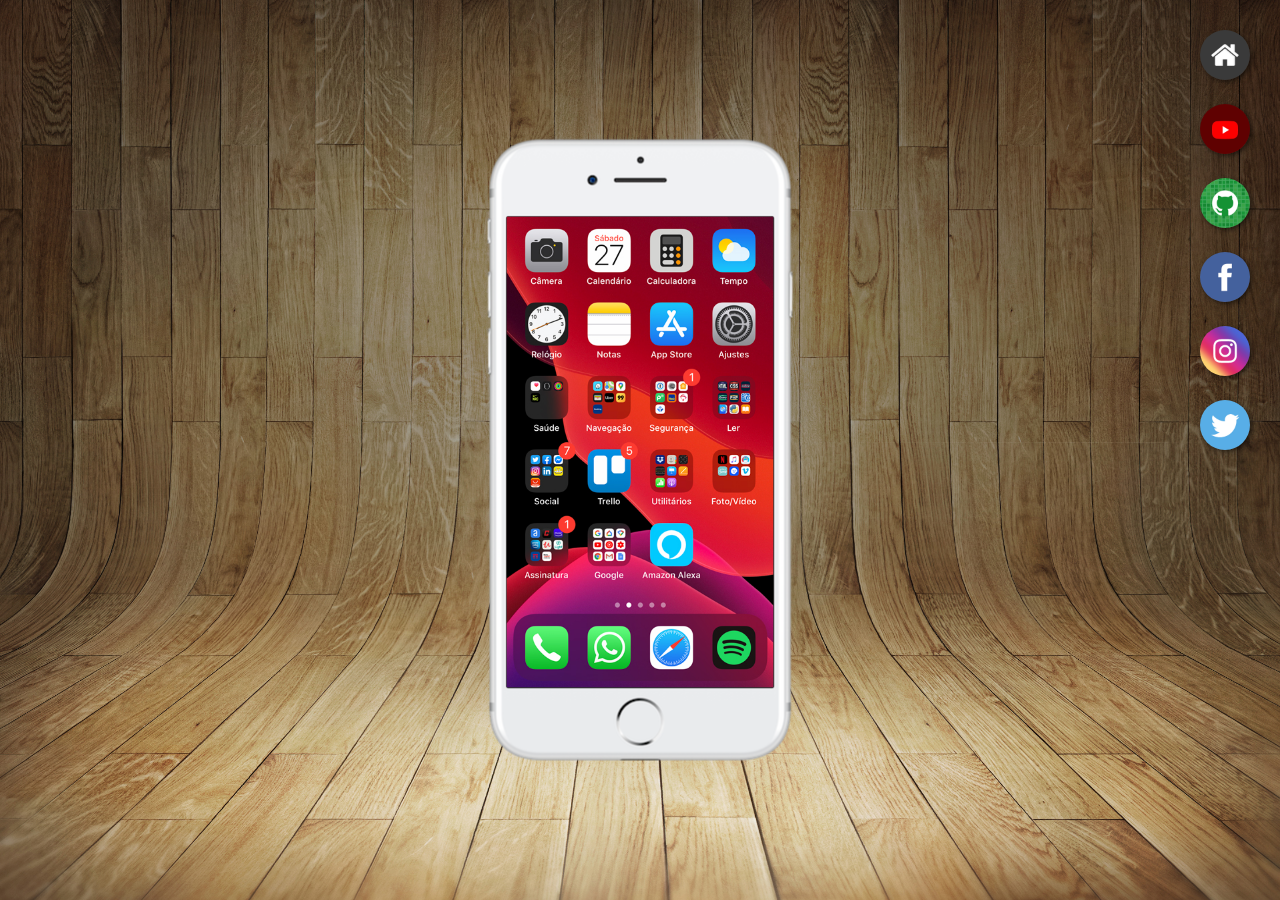
<file: docs/index.html>
<!DOCTYPE html>
<html lang="pt">
<head>
    <meta charset="UTF-8">
    <meta http-equiv="X-UA-Compatible" content="IE=edge">
    <meta name="viewport" content="width=device-width, initial-scale=1.0">
    <link rel="shortcut icon" href="favicon.ico" type="image/x-icon">
    <title>Projeto redes sociais</title>
    <link rel="stylesheet" href="style.css">
</head>
<body>
    <main>
        <section id="telefone">
            <iframe src="home.html" name="tela" id="tela" frameborder="0">
                Seu navegador não é compativel com isso.

            </iframe>
        </section>
        <section id="redes-sociais">
            <a href="home.html" target="tela"> <img src="imagens/logo-home.jpg" alt="home"> </a> <br>
            <a href="youtube.html" target="tela"> <img src="imagens/logo-youtube.jpg" alt="youtube"></a> <br>
            <a href="github.html" target="tela"> <img src="imagens/logo-github.jpg" alt="Github"></a><br>
            <a href="facebook.html" target="tela"><img src="imagens/logo-facebook.jpg" alt="Facebook"></a><br>
            <a href="instagram.html" target="tela"><img src="imagens/logo-instagram.jpg" alt="instagram"></a><br>
            <a href="twitter.html" target="tela"><img src="imagens/logo-twitter.jpg" alt="twitter"></a>
        </section>
    </main>
</body>
</html>
</file>
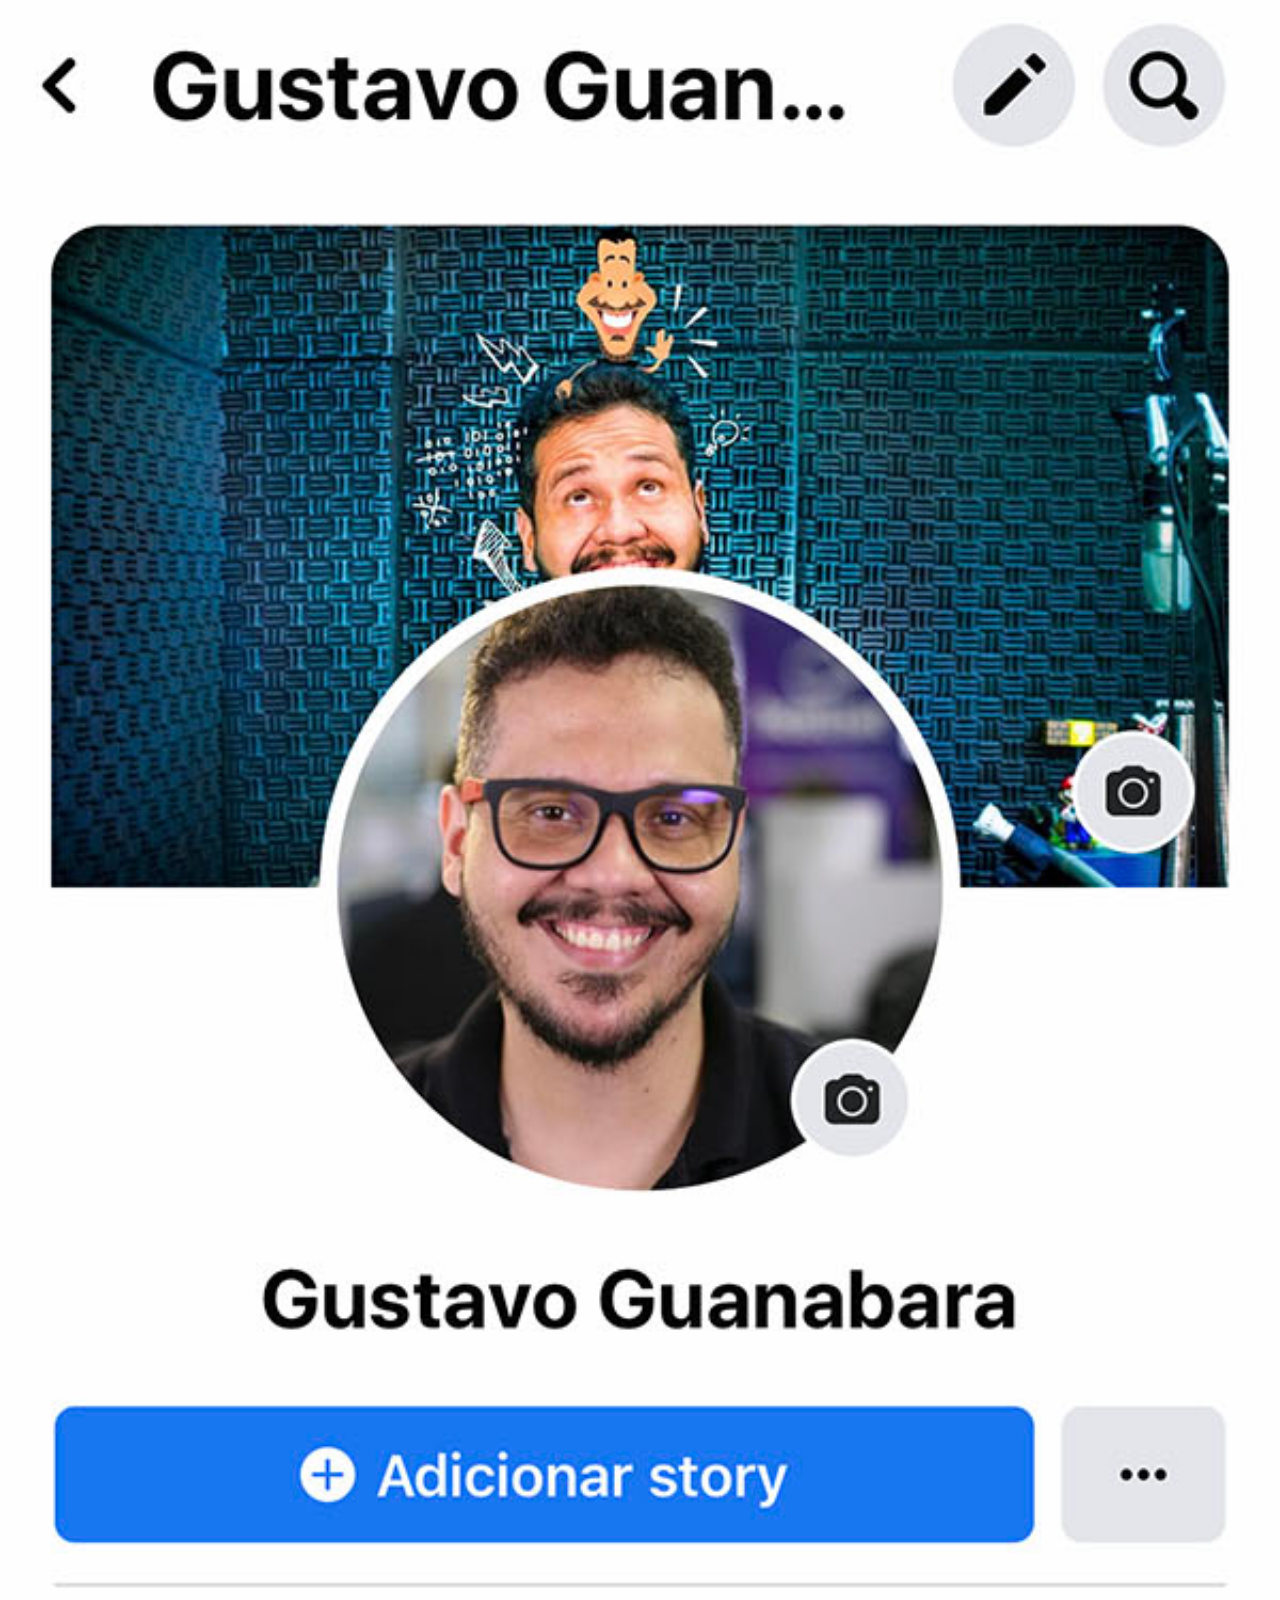
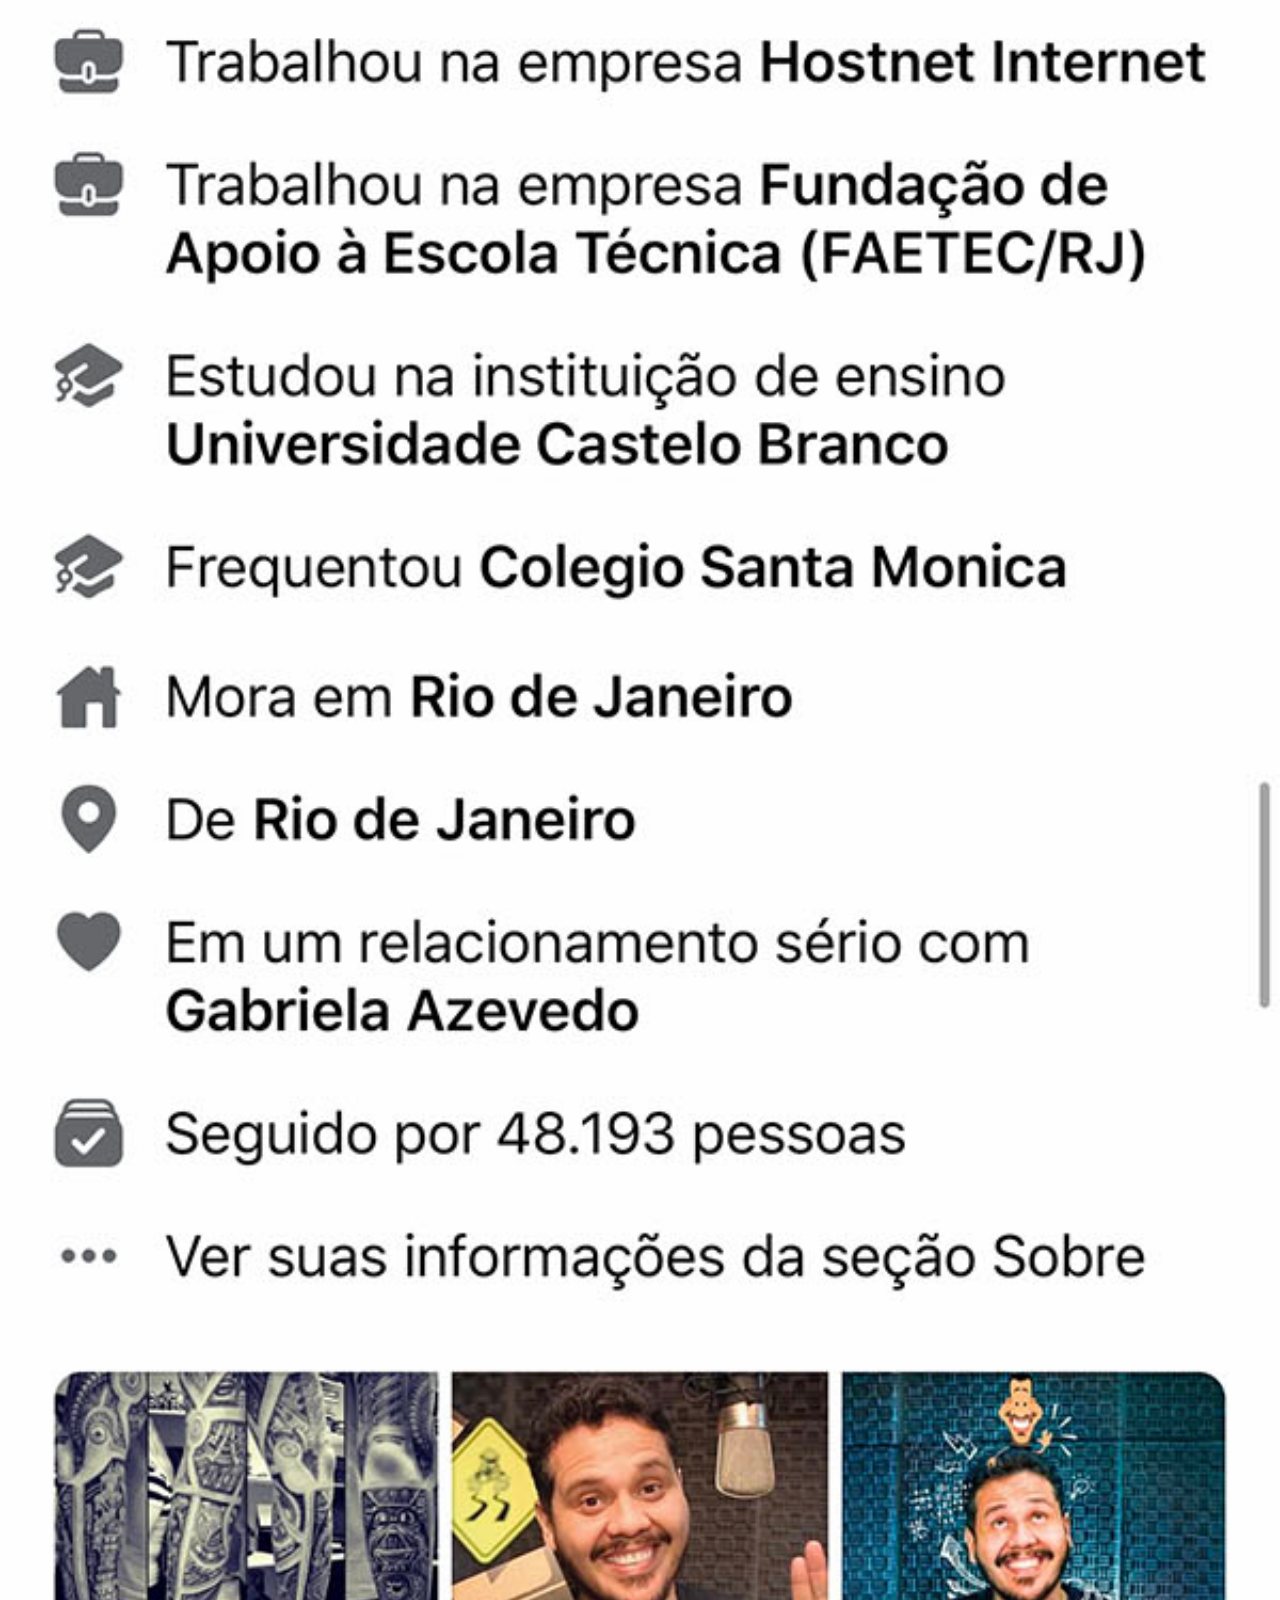
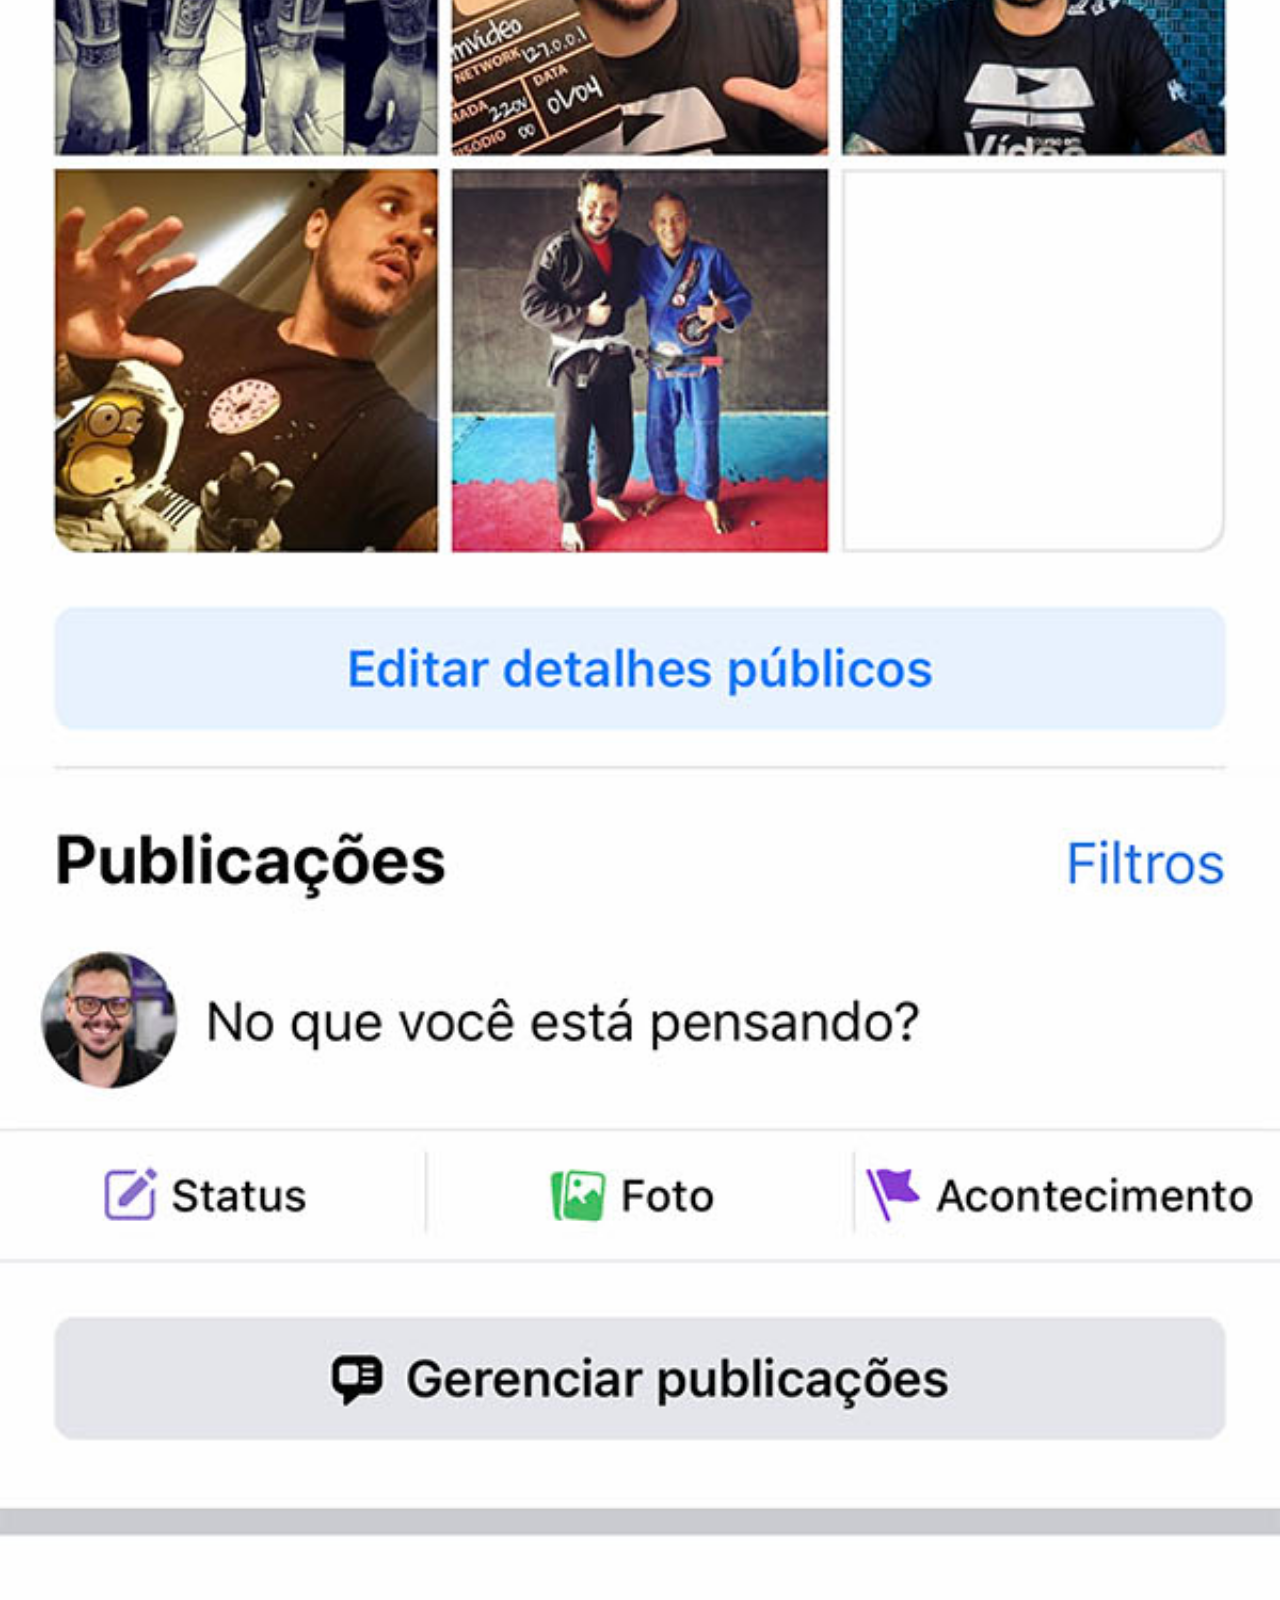
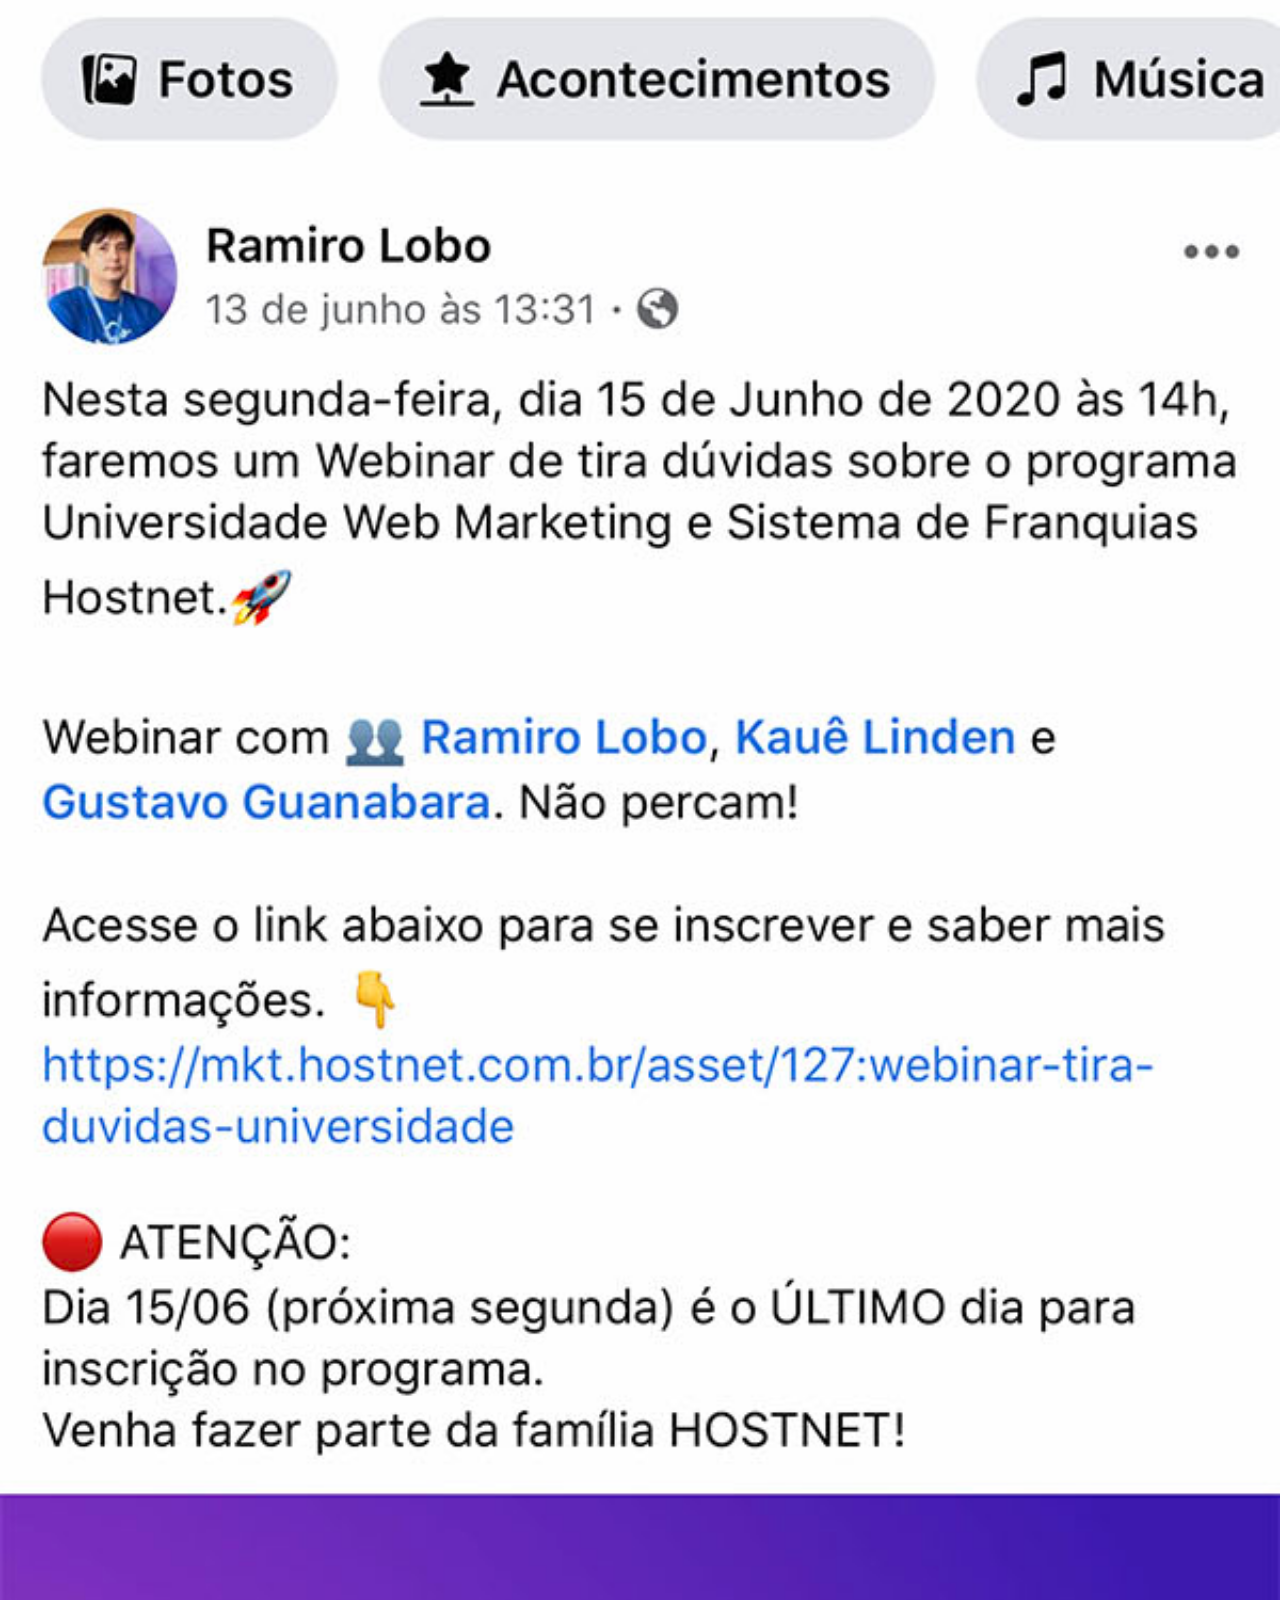
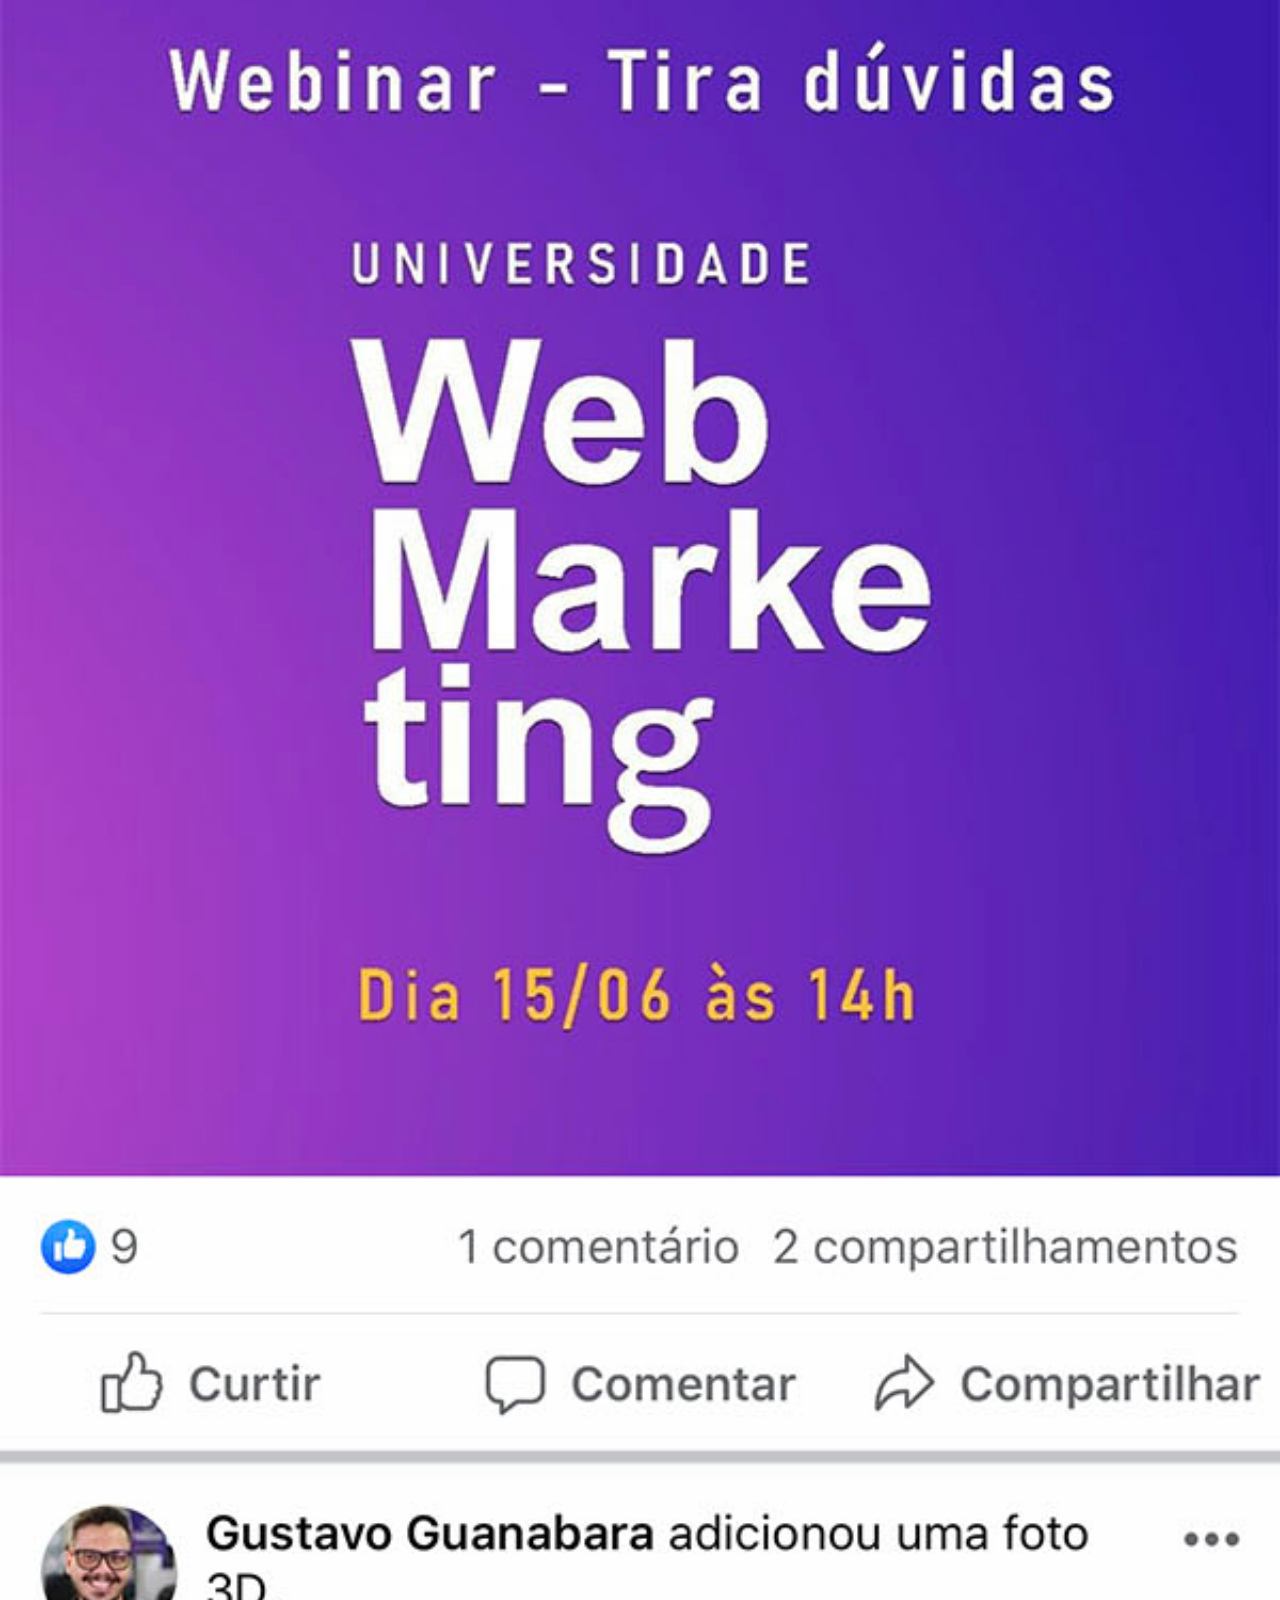
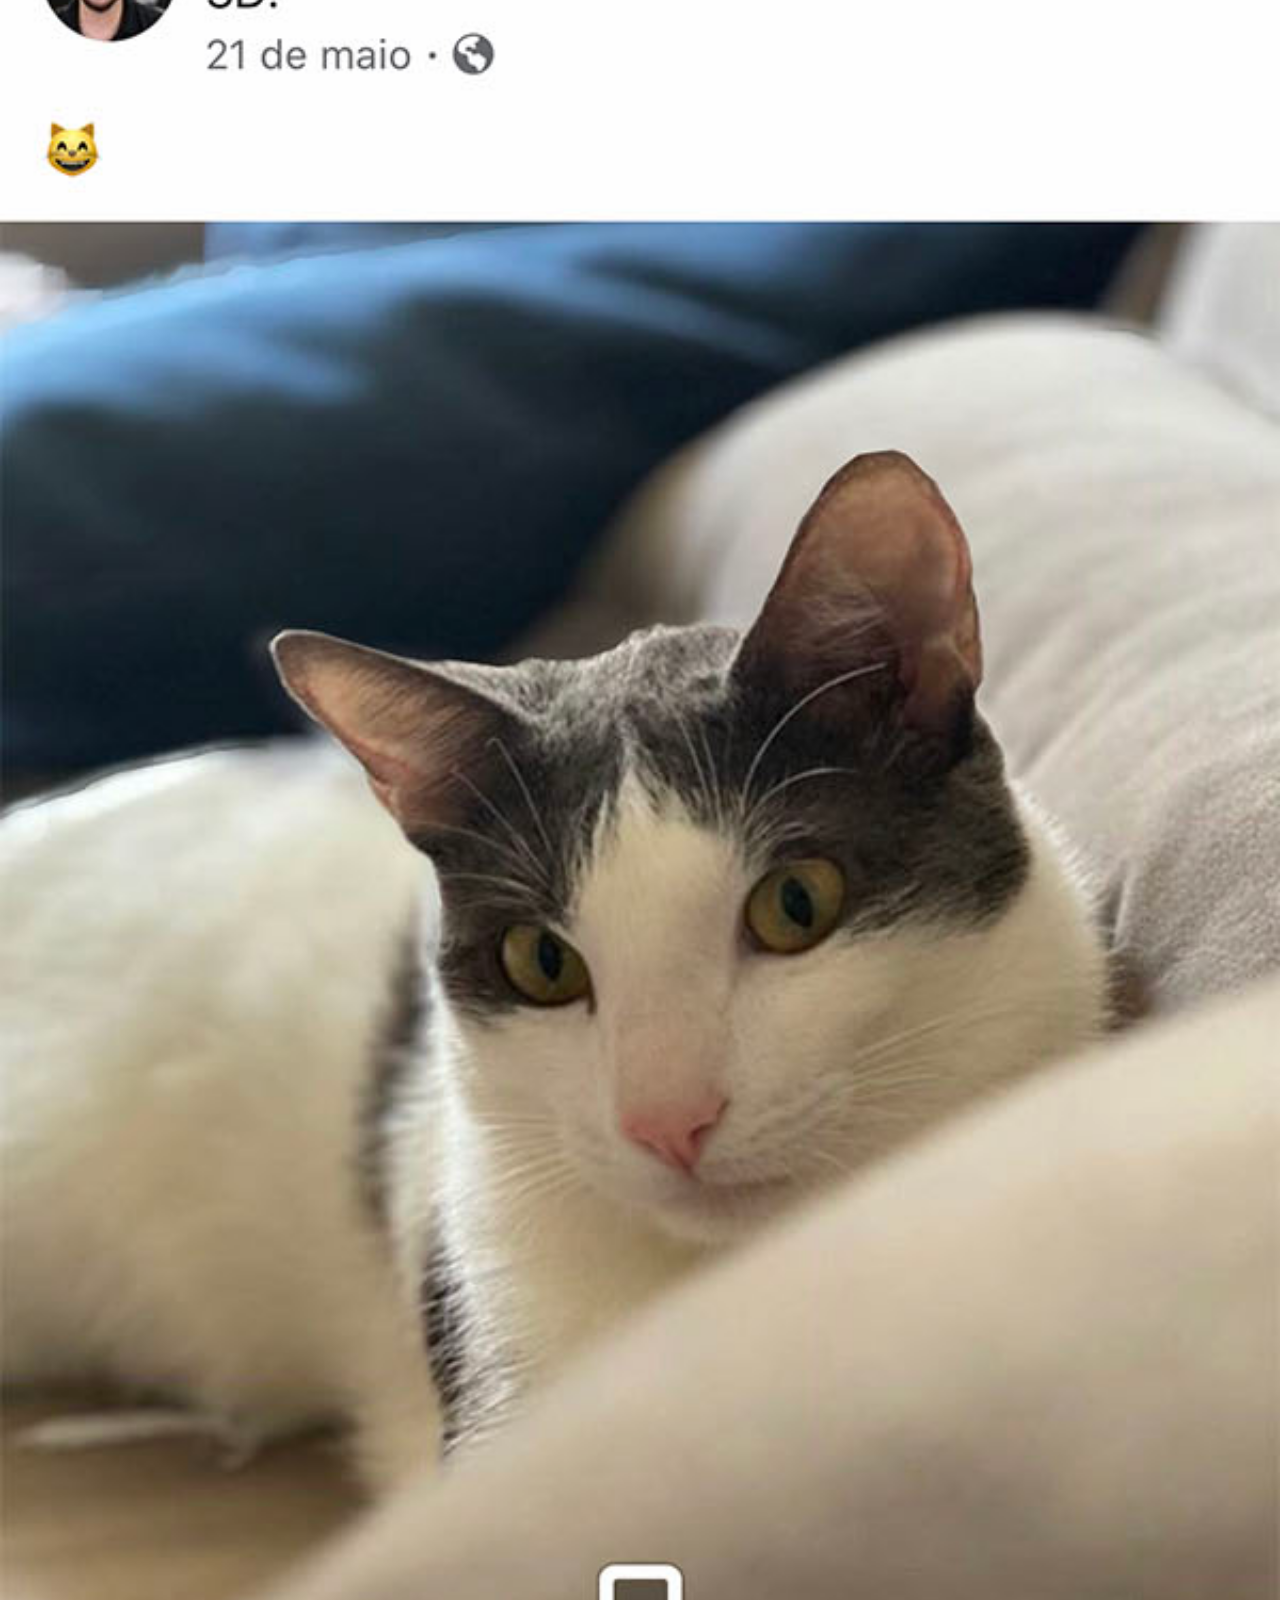
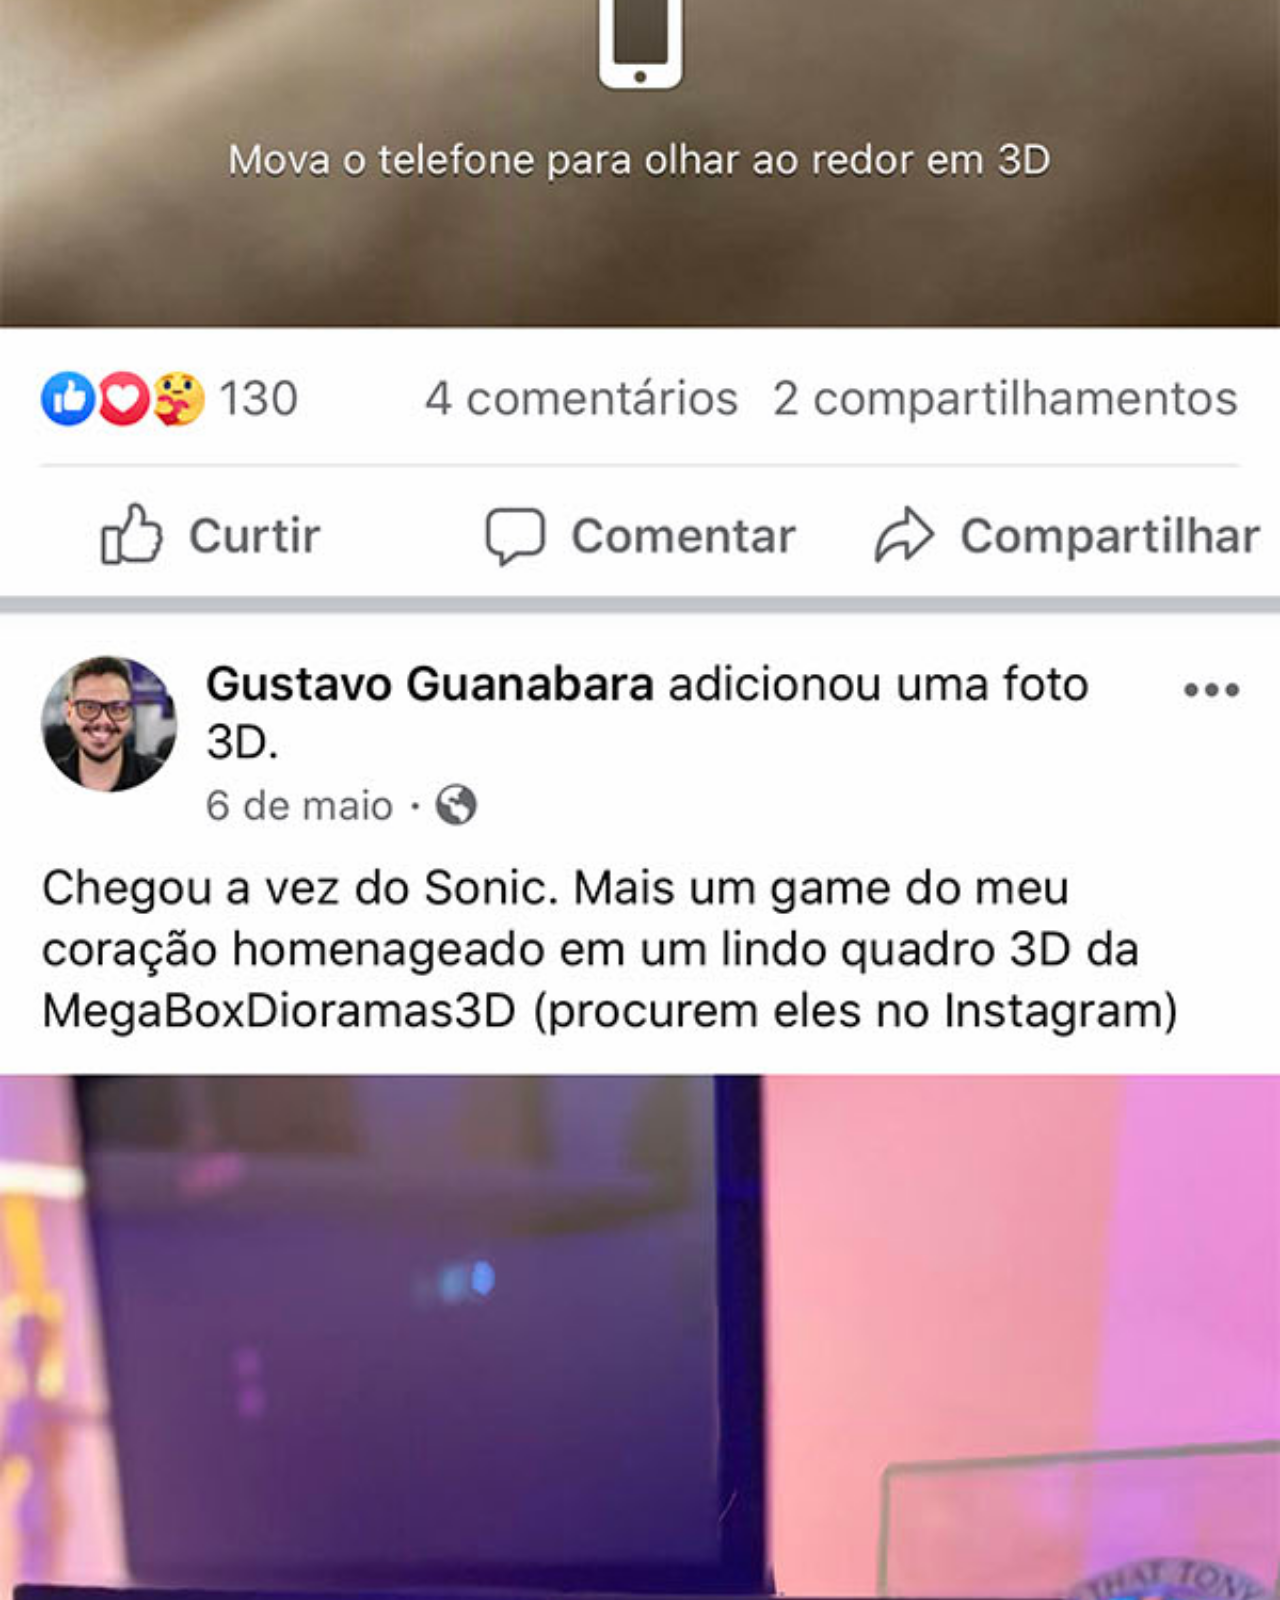
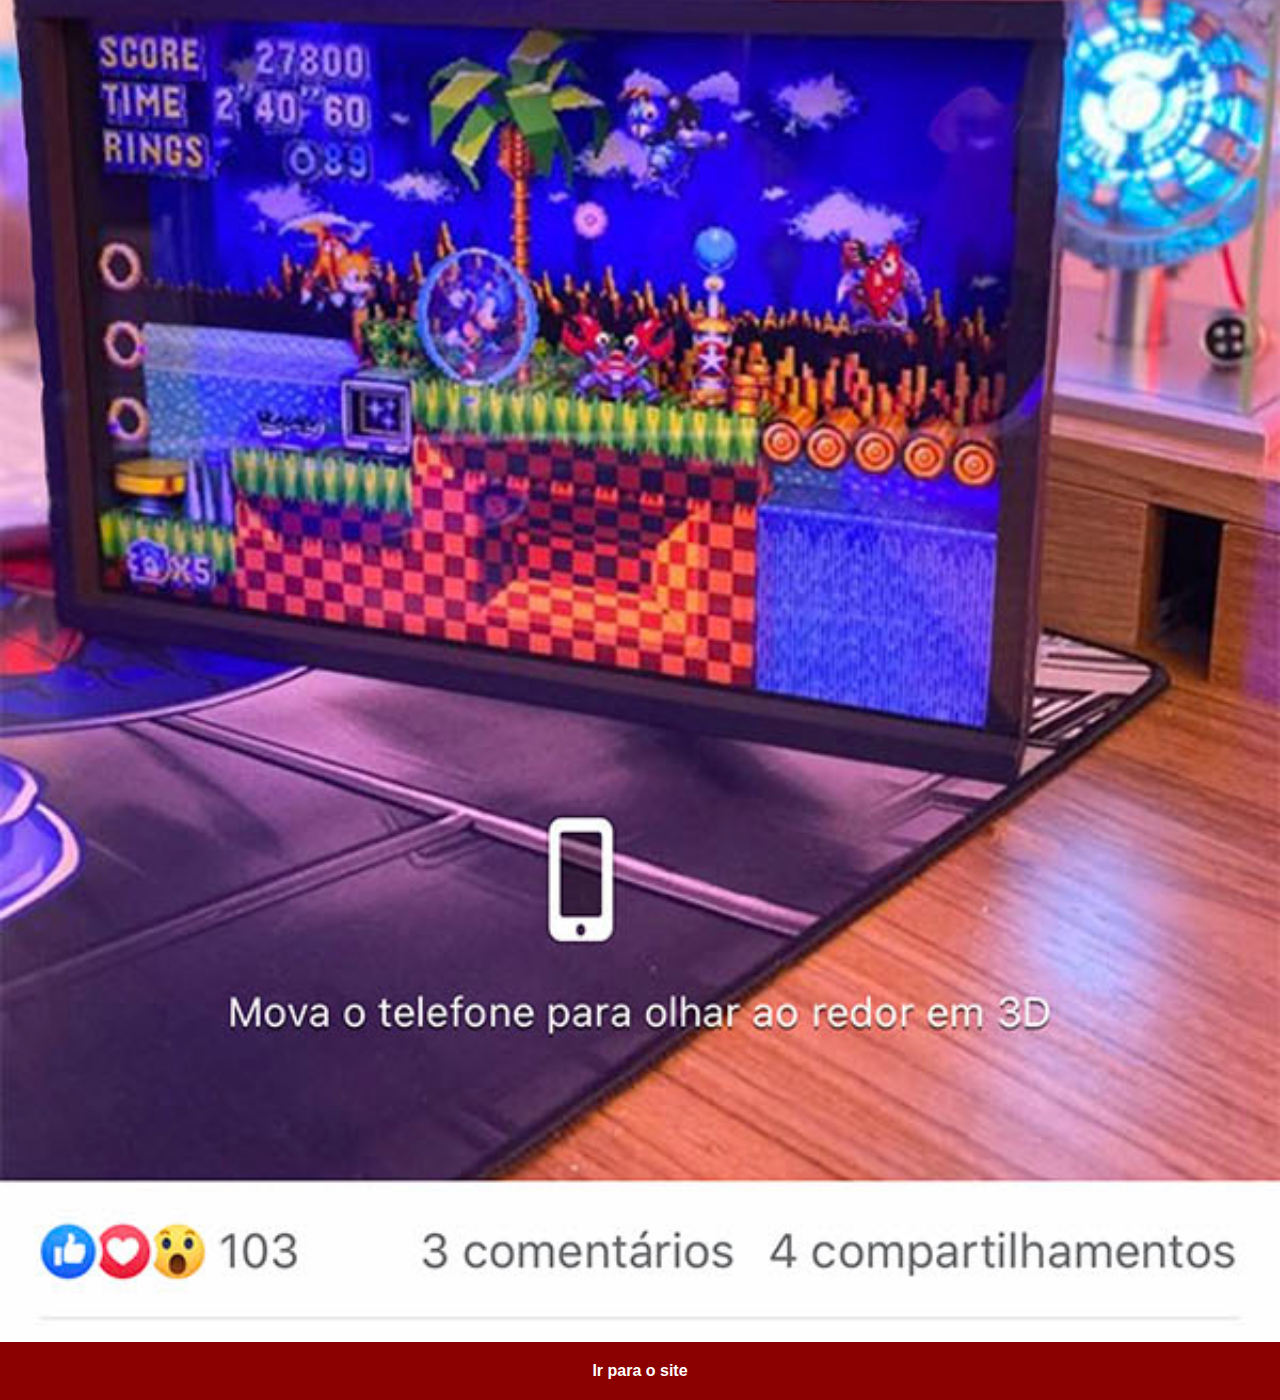
<file: docs/facebook.html>
<!DOCTYPE html>
<html lang="pt">
<head>
    <meta charset="UTF-8">
    <meta http-equiv="X-UA-Compatible" content="IE=edge">
    <meta name="viewport" content="width=device-width, initial-scale=1.0">
    <title>facebook</title>
    <link rel="stylesheet" href="social.css">
</head>
<body>
    <img src="imagens/tela-facebook.jpg" alt="facebook">
    <a href="https://www.facebook.com/Yuriioliiveira.Yom/" target="_blank">Ir para o site</a>
    
</body>
</html>
</file>
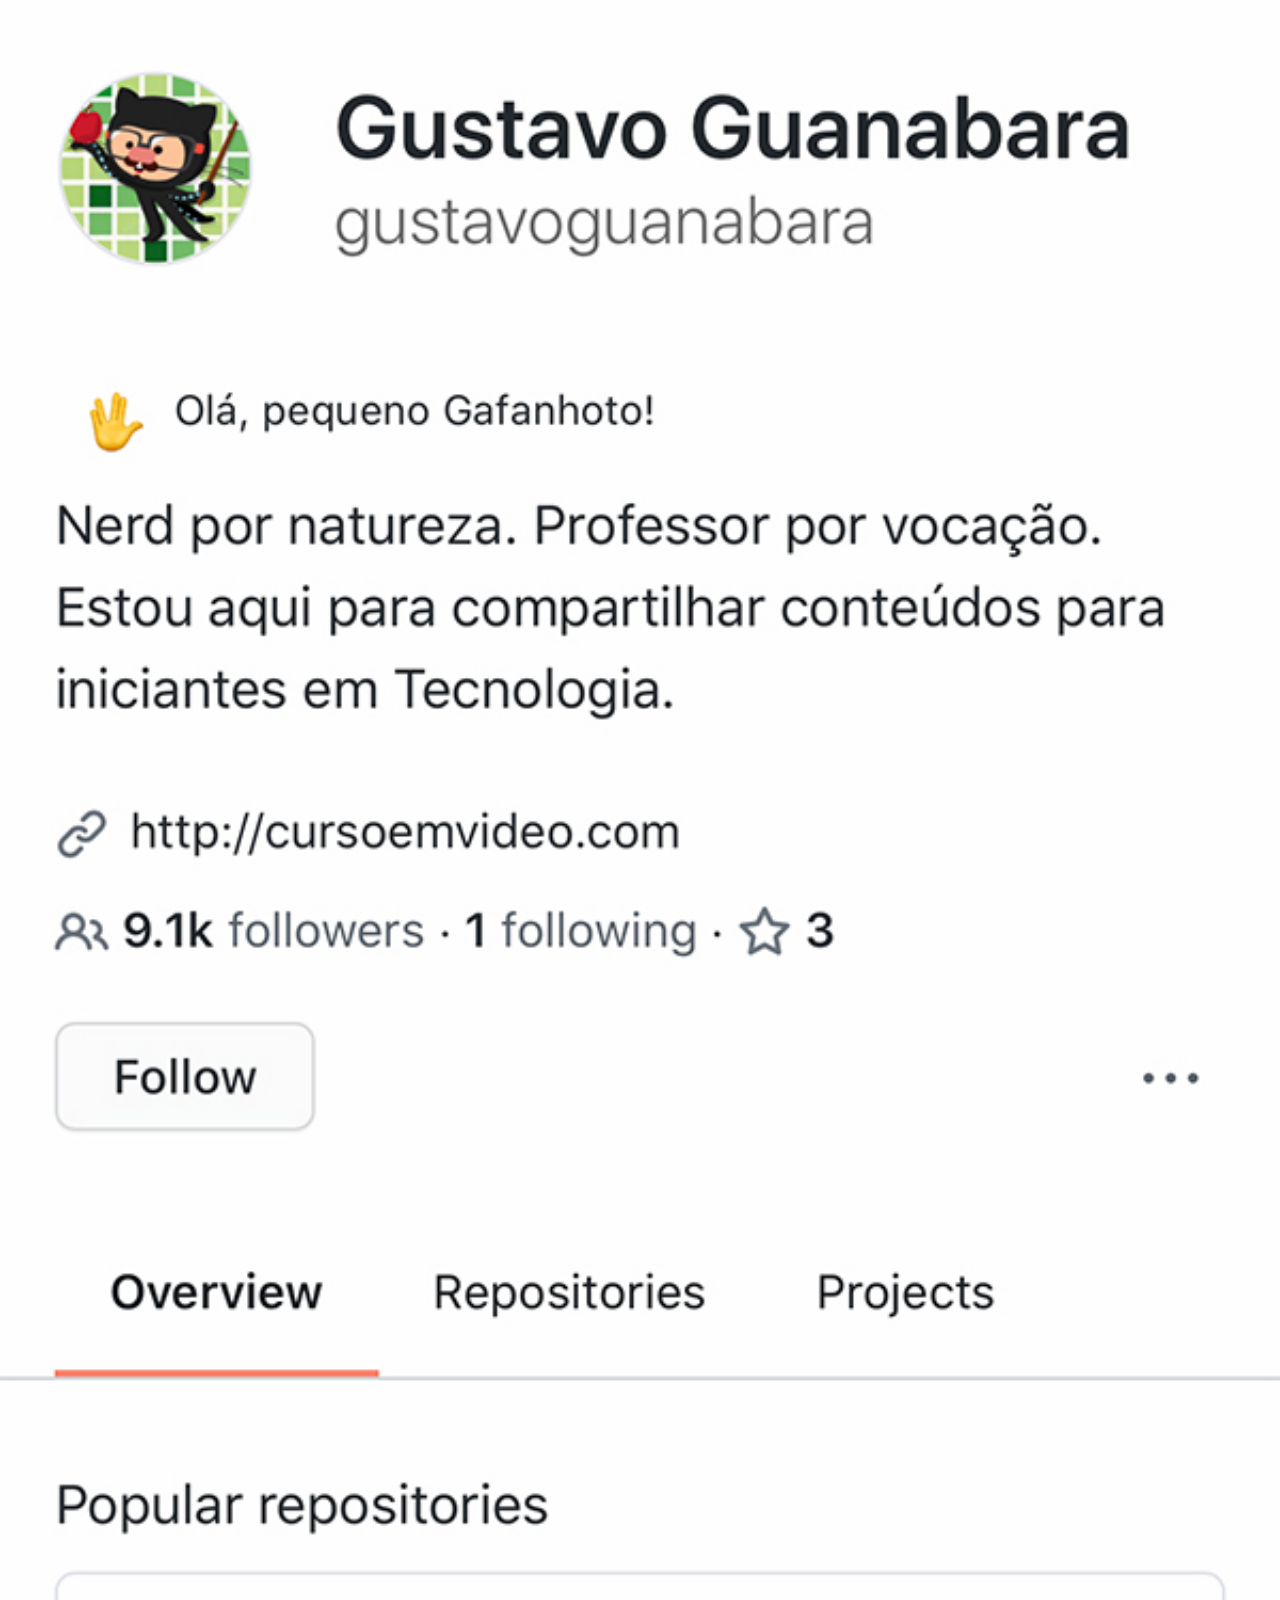
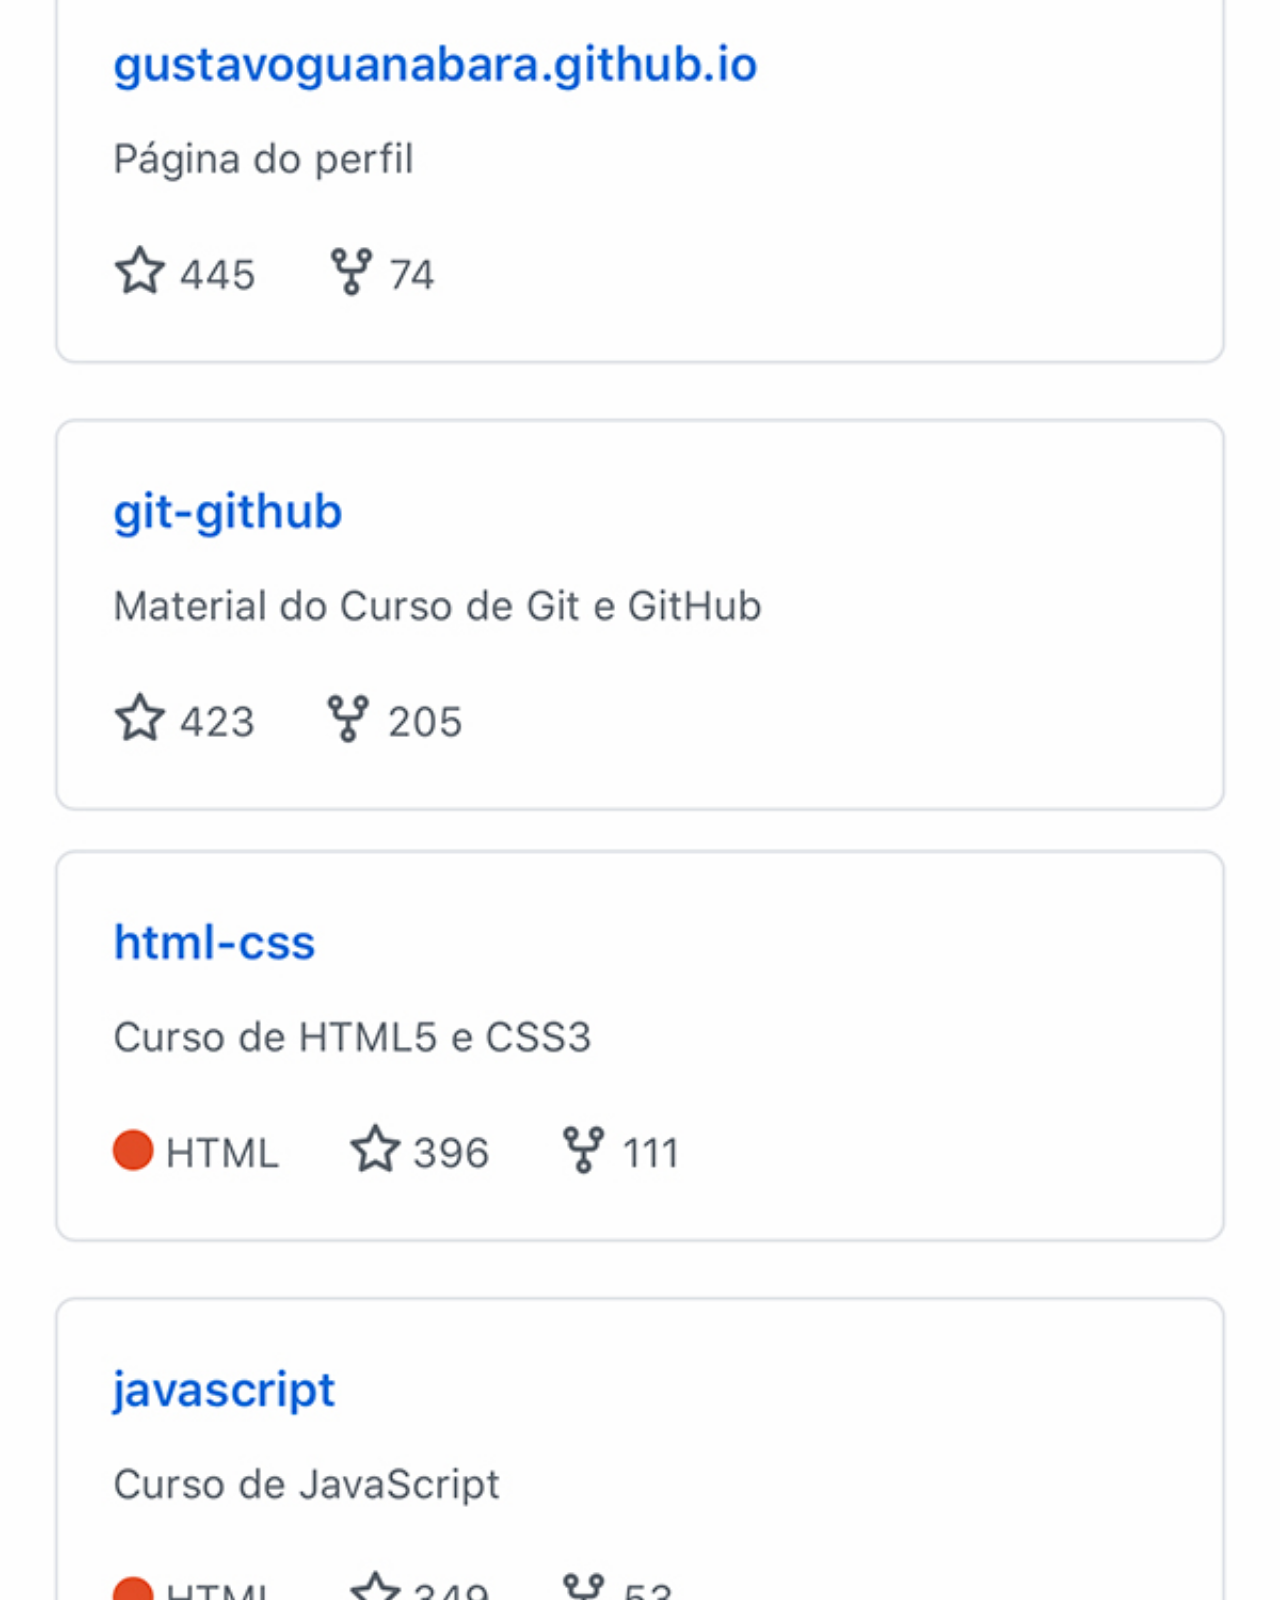
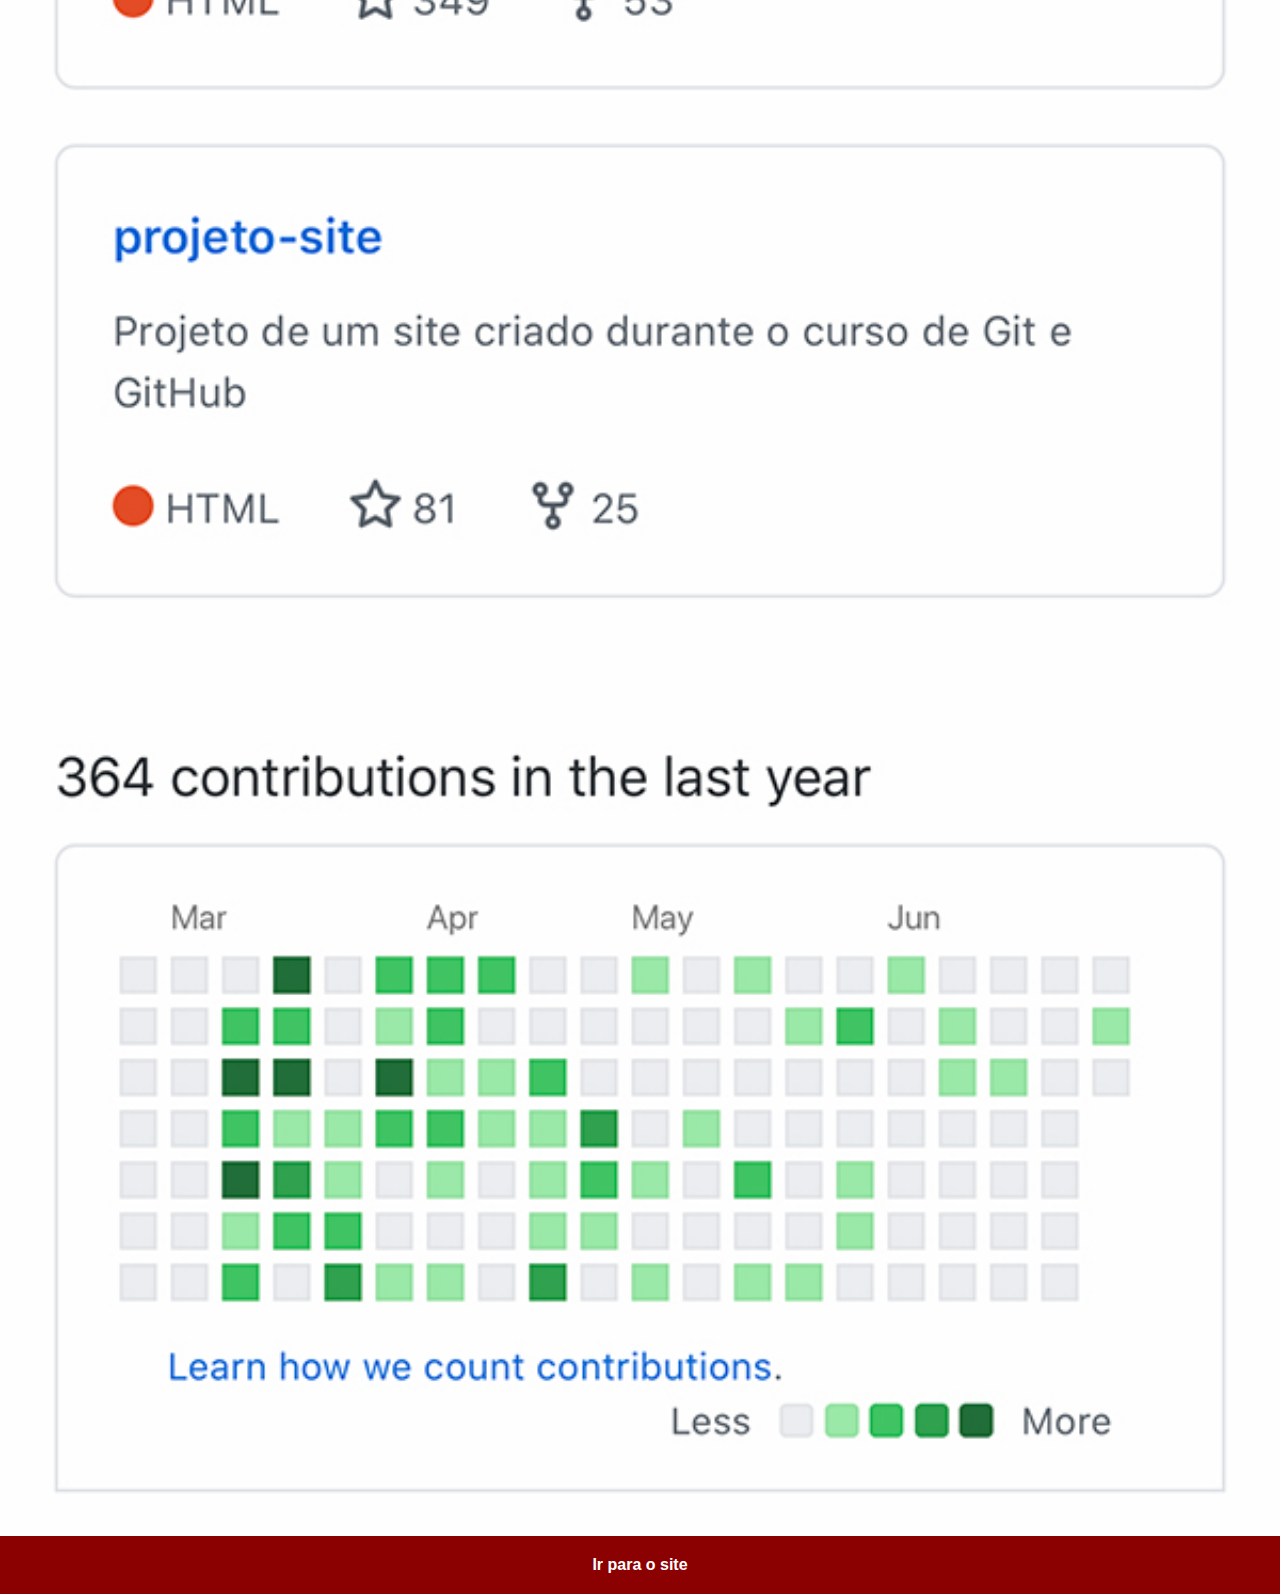
<file: docs/github.html>
<!DOCTYPE html>
<html lang="pt">
<head>
    <meta charset="UTF-8">
    <meta http-equiv="X-UA-Compatible" content="IE=edge">
    <meta name="viewport" content="width=device-width, initial-scale=1.0">
    <title>github</title>
    <link rel="stylesheet" href="social.css">
</head>
<body>
    <img src="imagens/tela-github.jpg" alt="github">
    <a href="https://github.com/Yumomonteiro" target="_blank">Ir para o site</a>
</body>
</html>
</file>
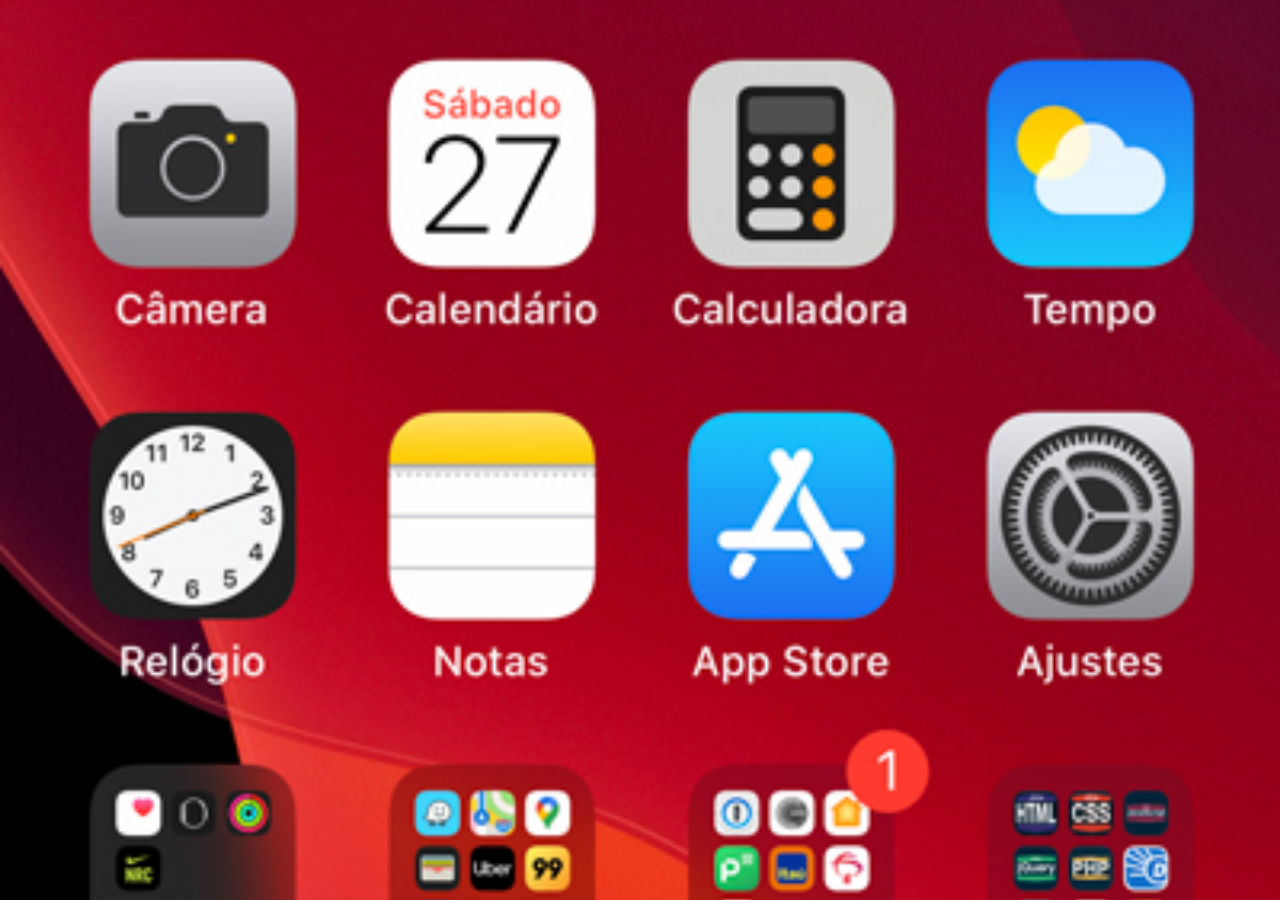
<file: docs/home.html>
<!DOCTYPE html>
<html lang="pt">
<head>
    <meta charset="UTF-8">
    <meta http-equiv="X-UA-Compatible" content="IE=edge">
    <meta name="viewport" content="width=device-width, initial-scale=1.0">
    <title>home</title>
    <style>
         * {
        margin: 0px;
        padding: 0px;
    }

    body {
        width: 100vw;
        height: 100vh;
        background: black url(imagens/tela-home.jpg) no-repeat top center;
        background-size: cover;
    }
    </style>
</head>
<body>
    
</body>
</html>
</file>
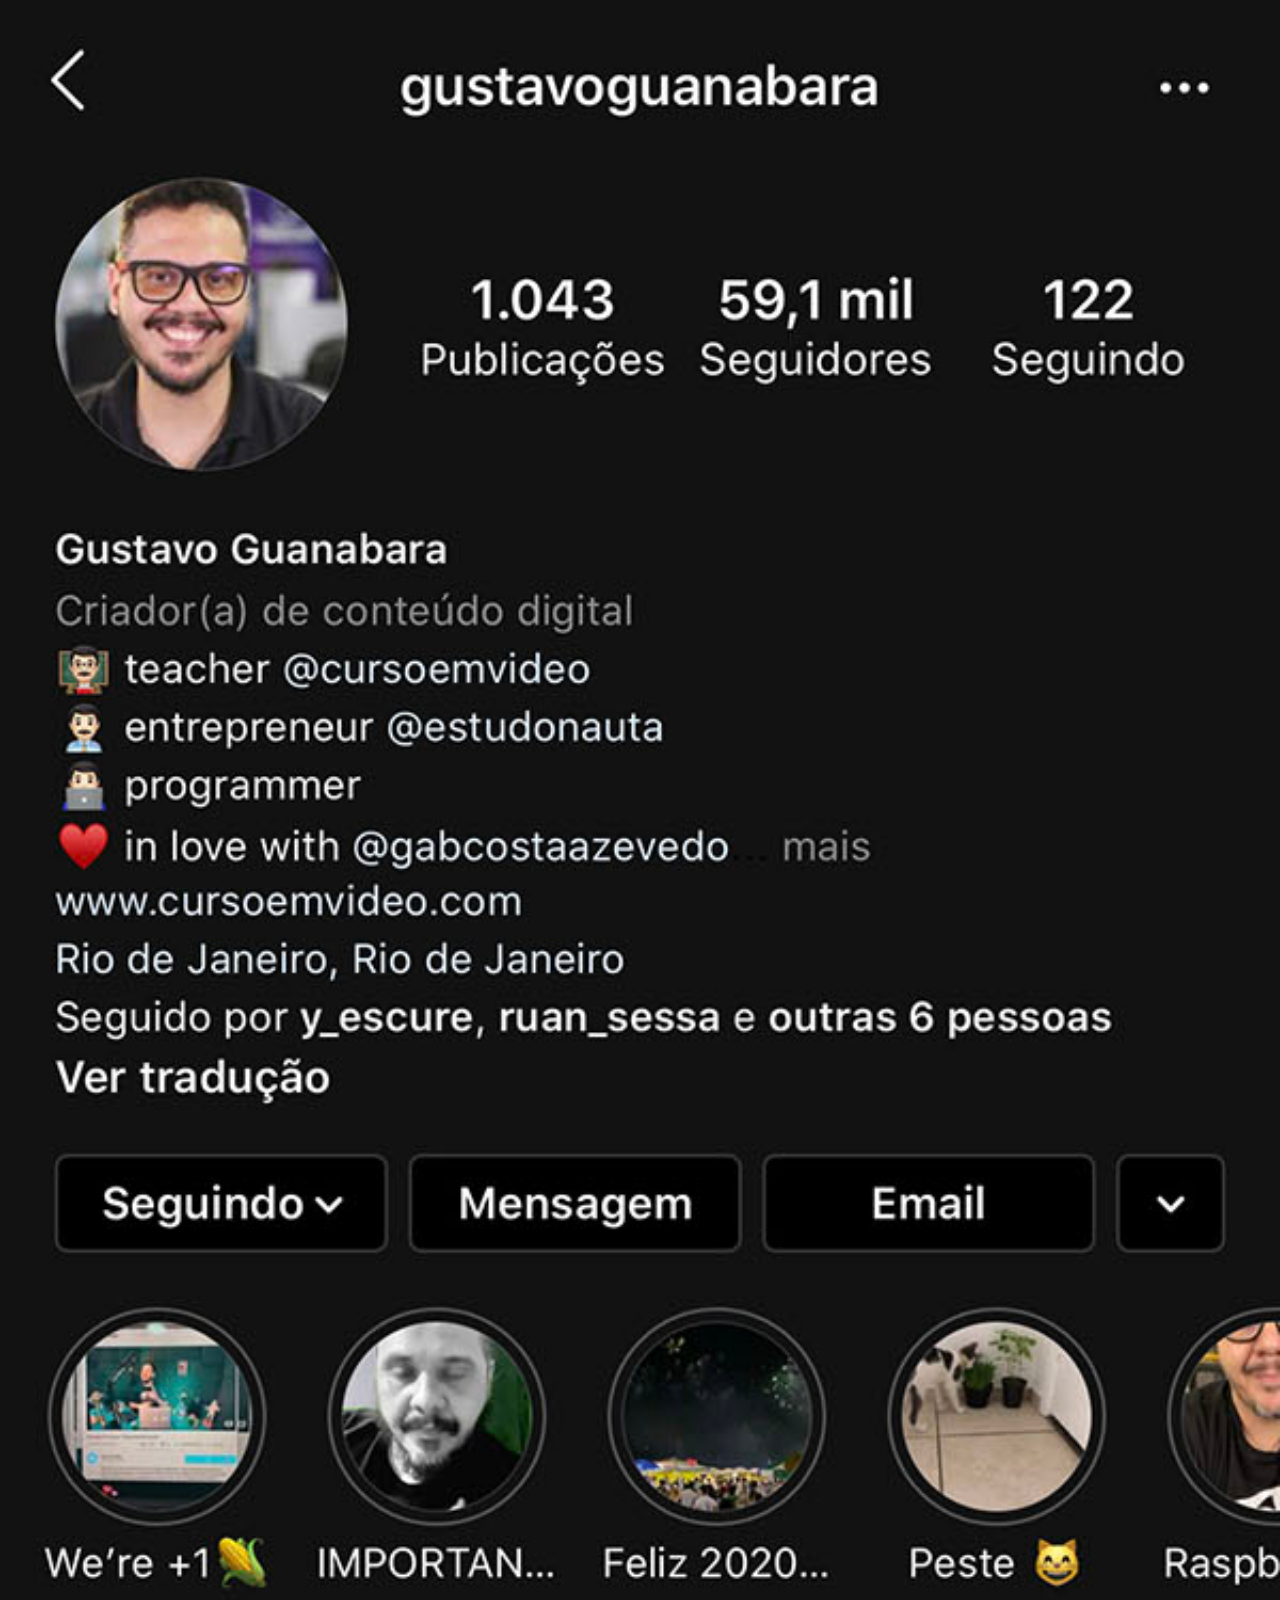
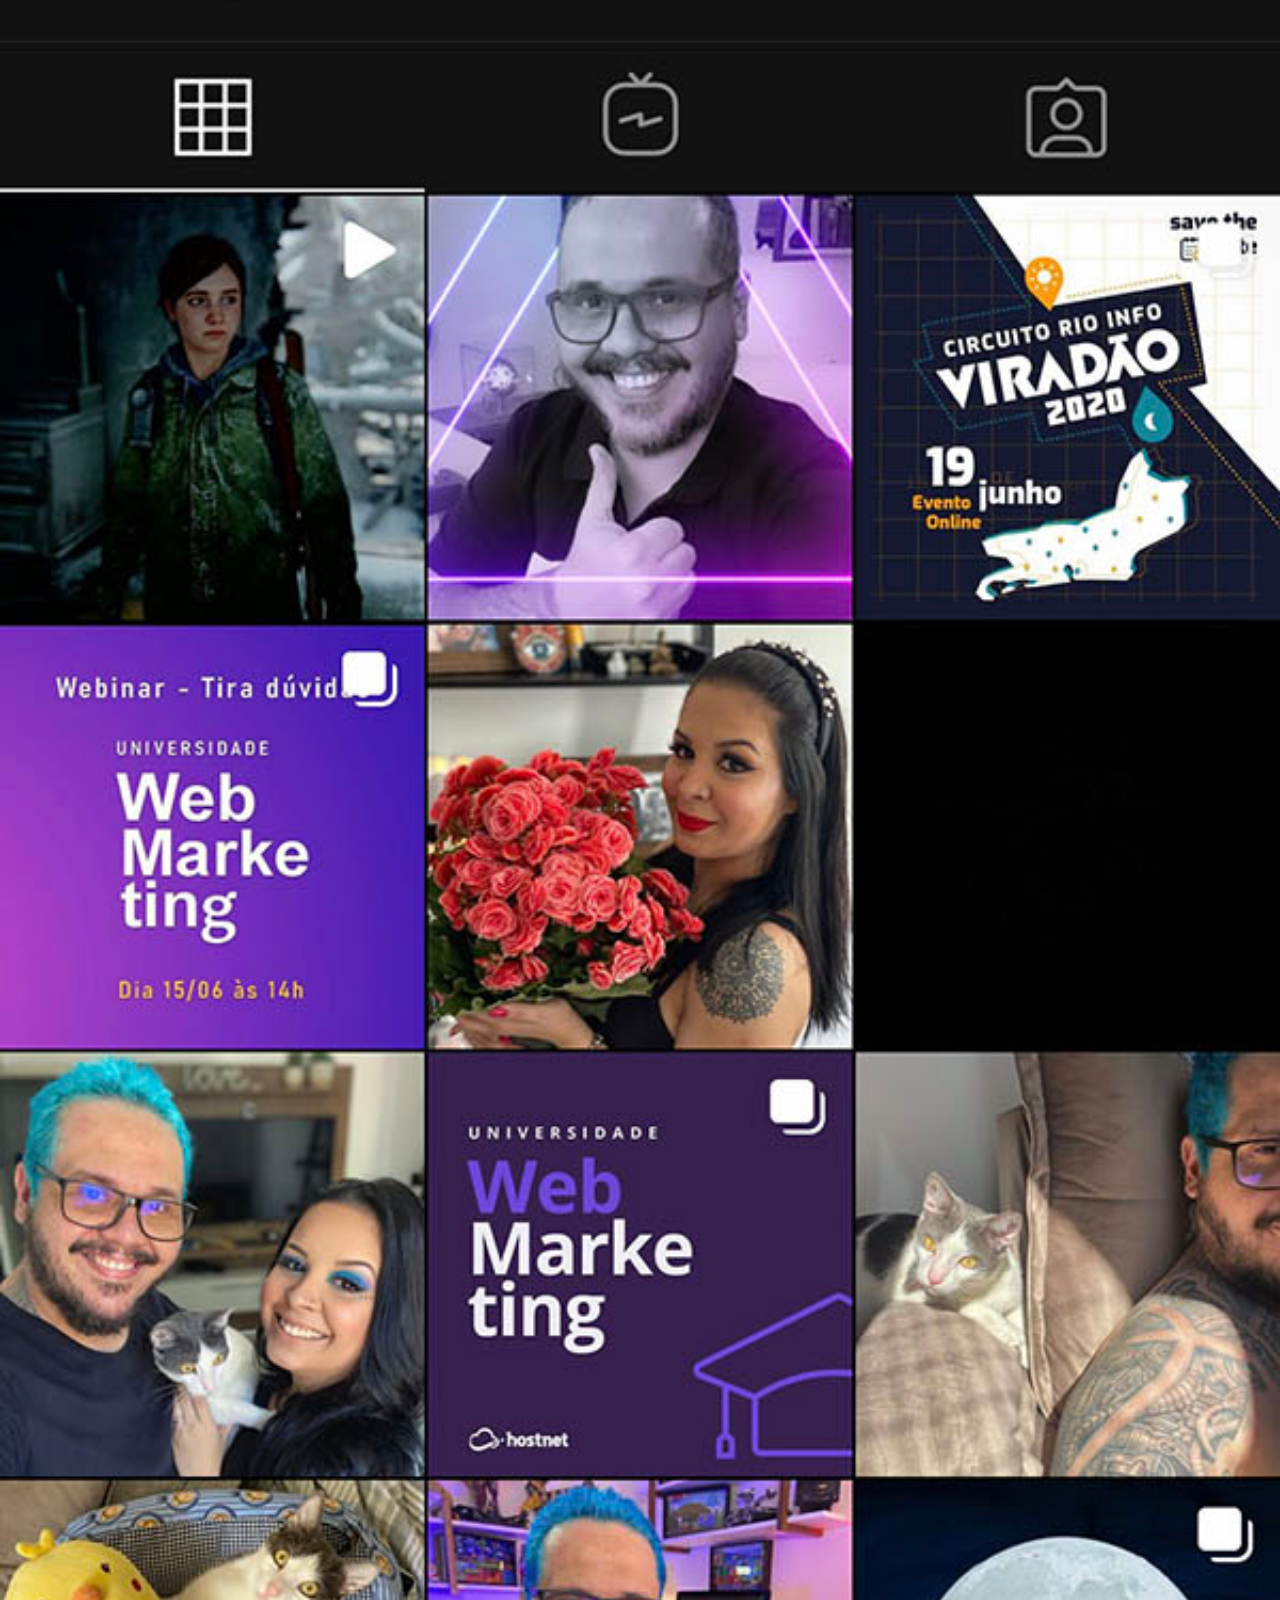
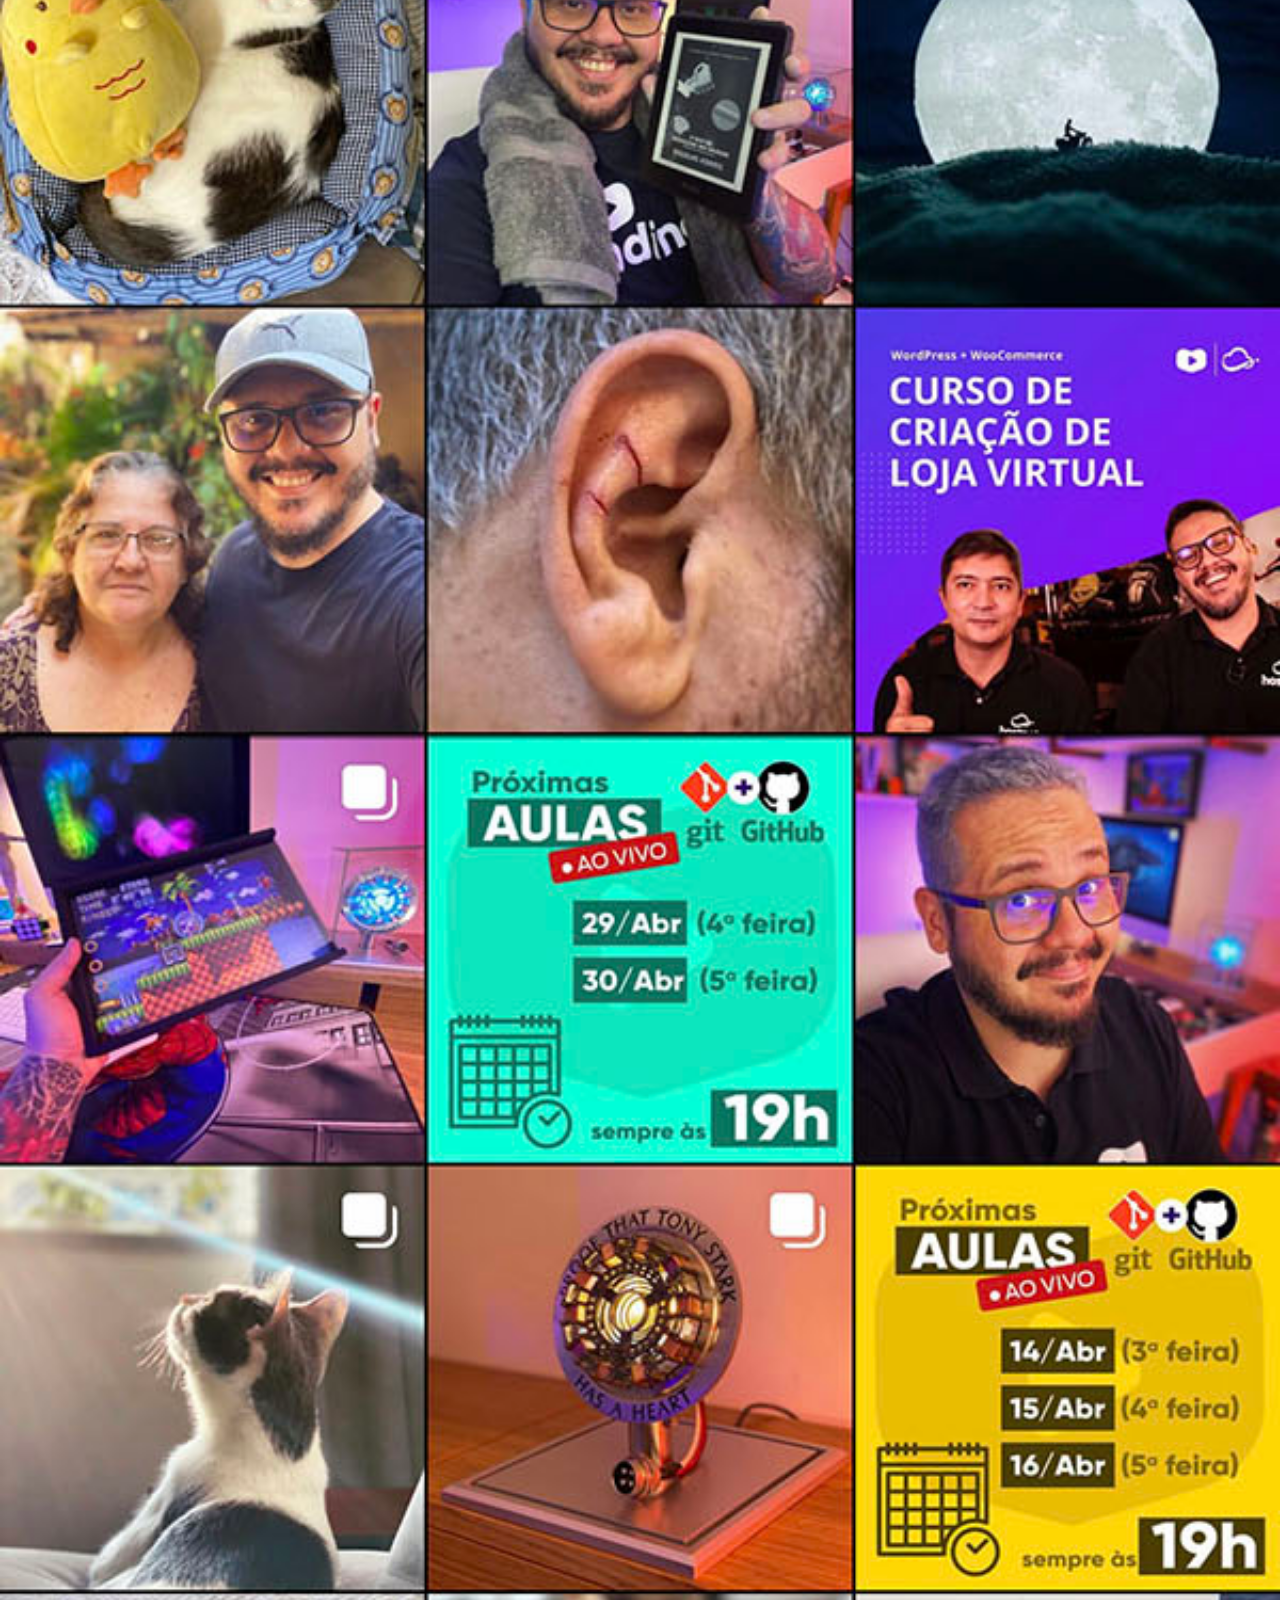
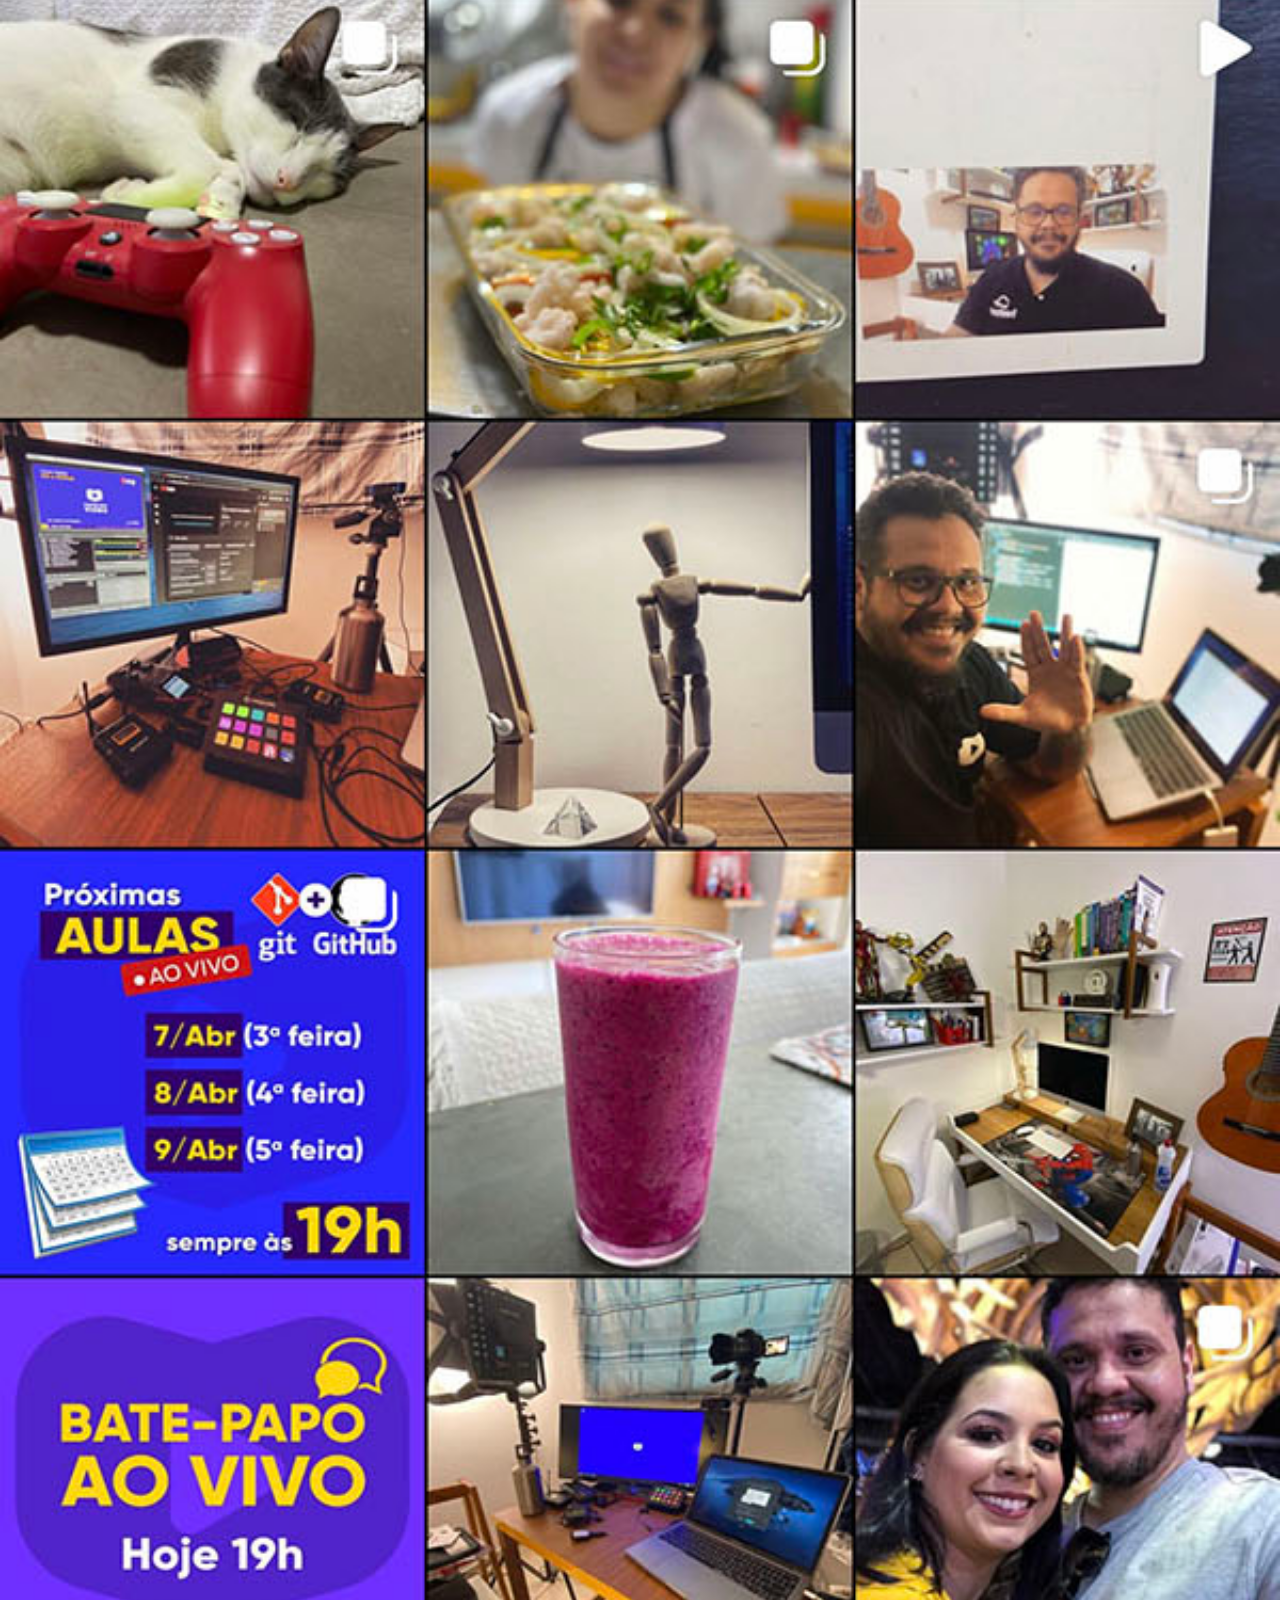
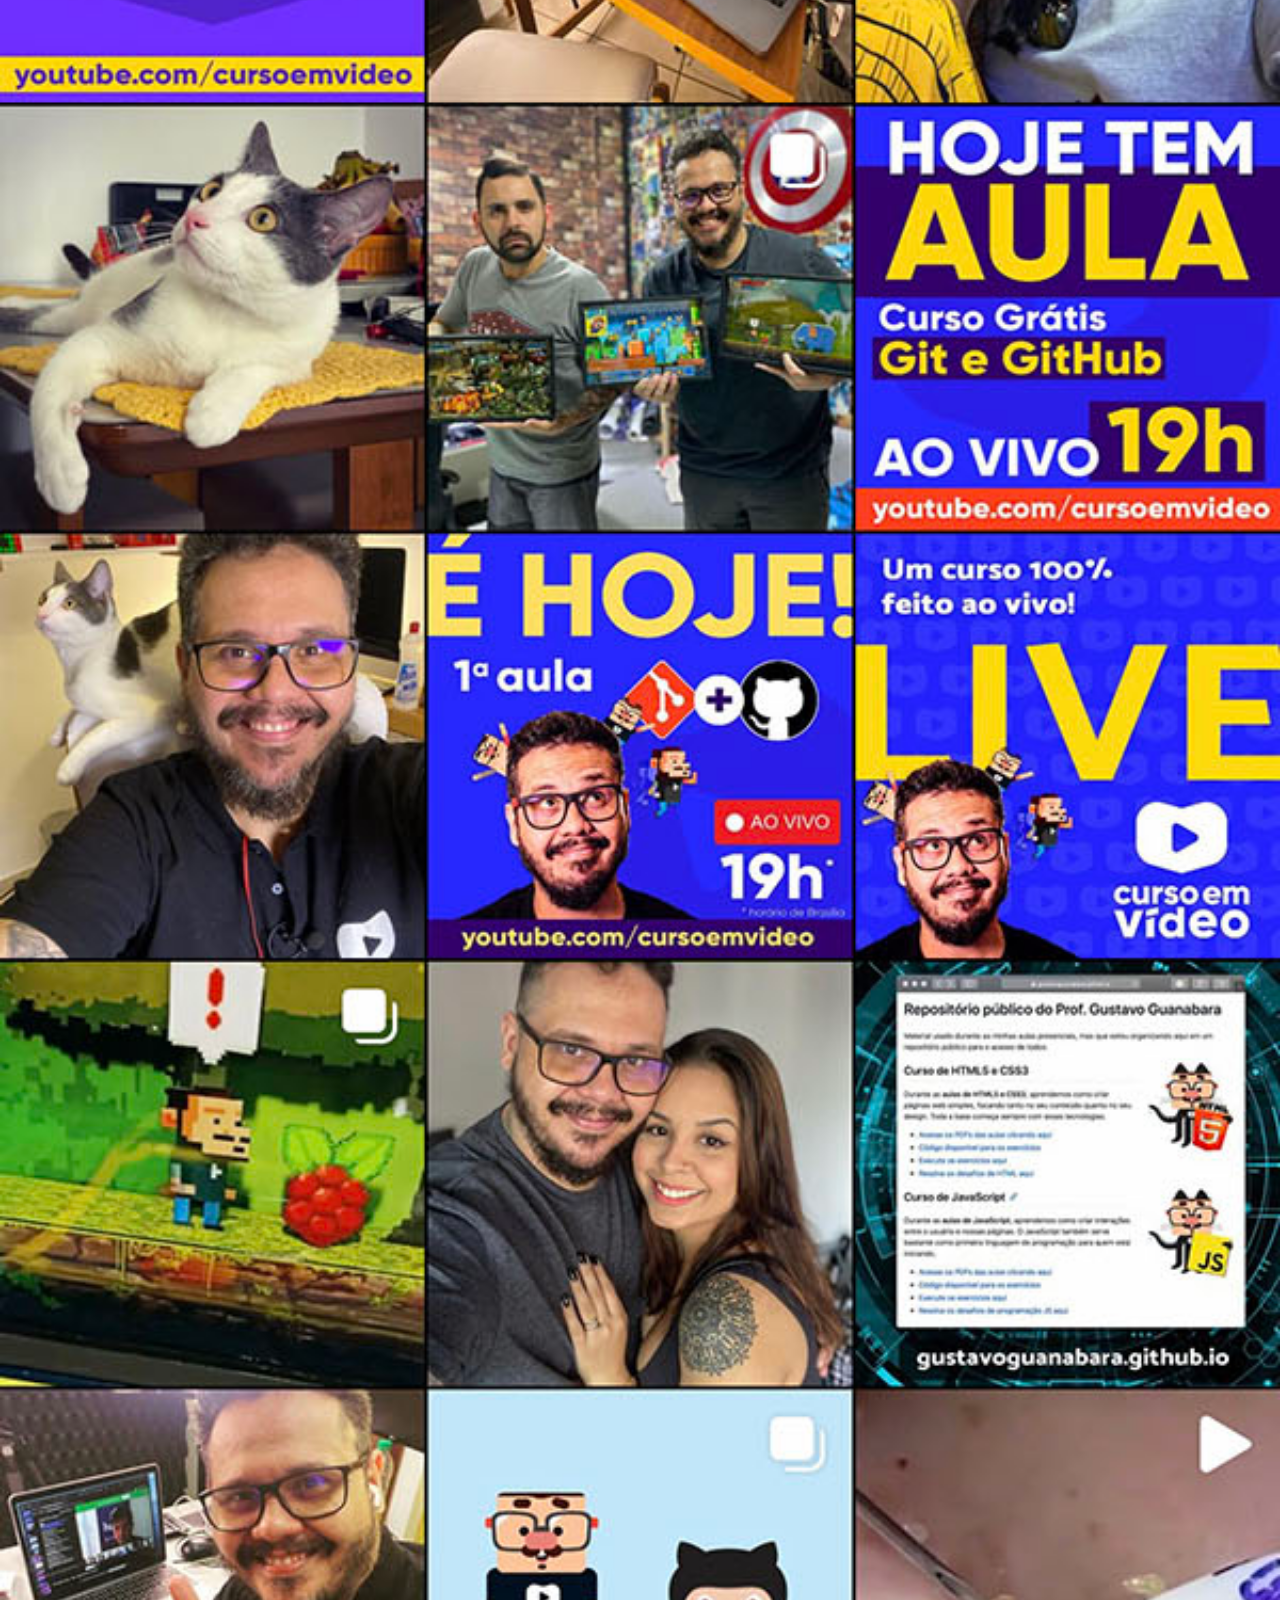
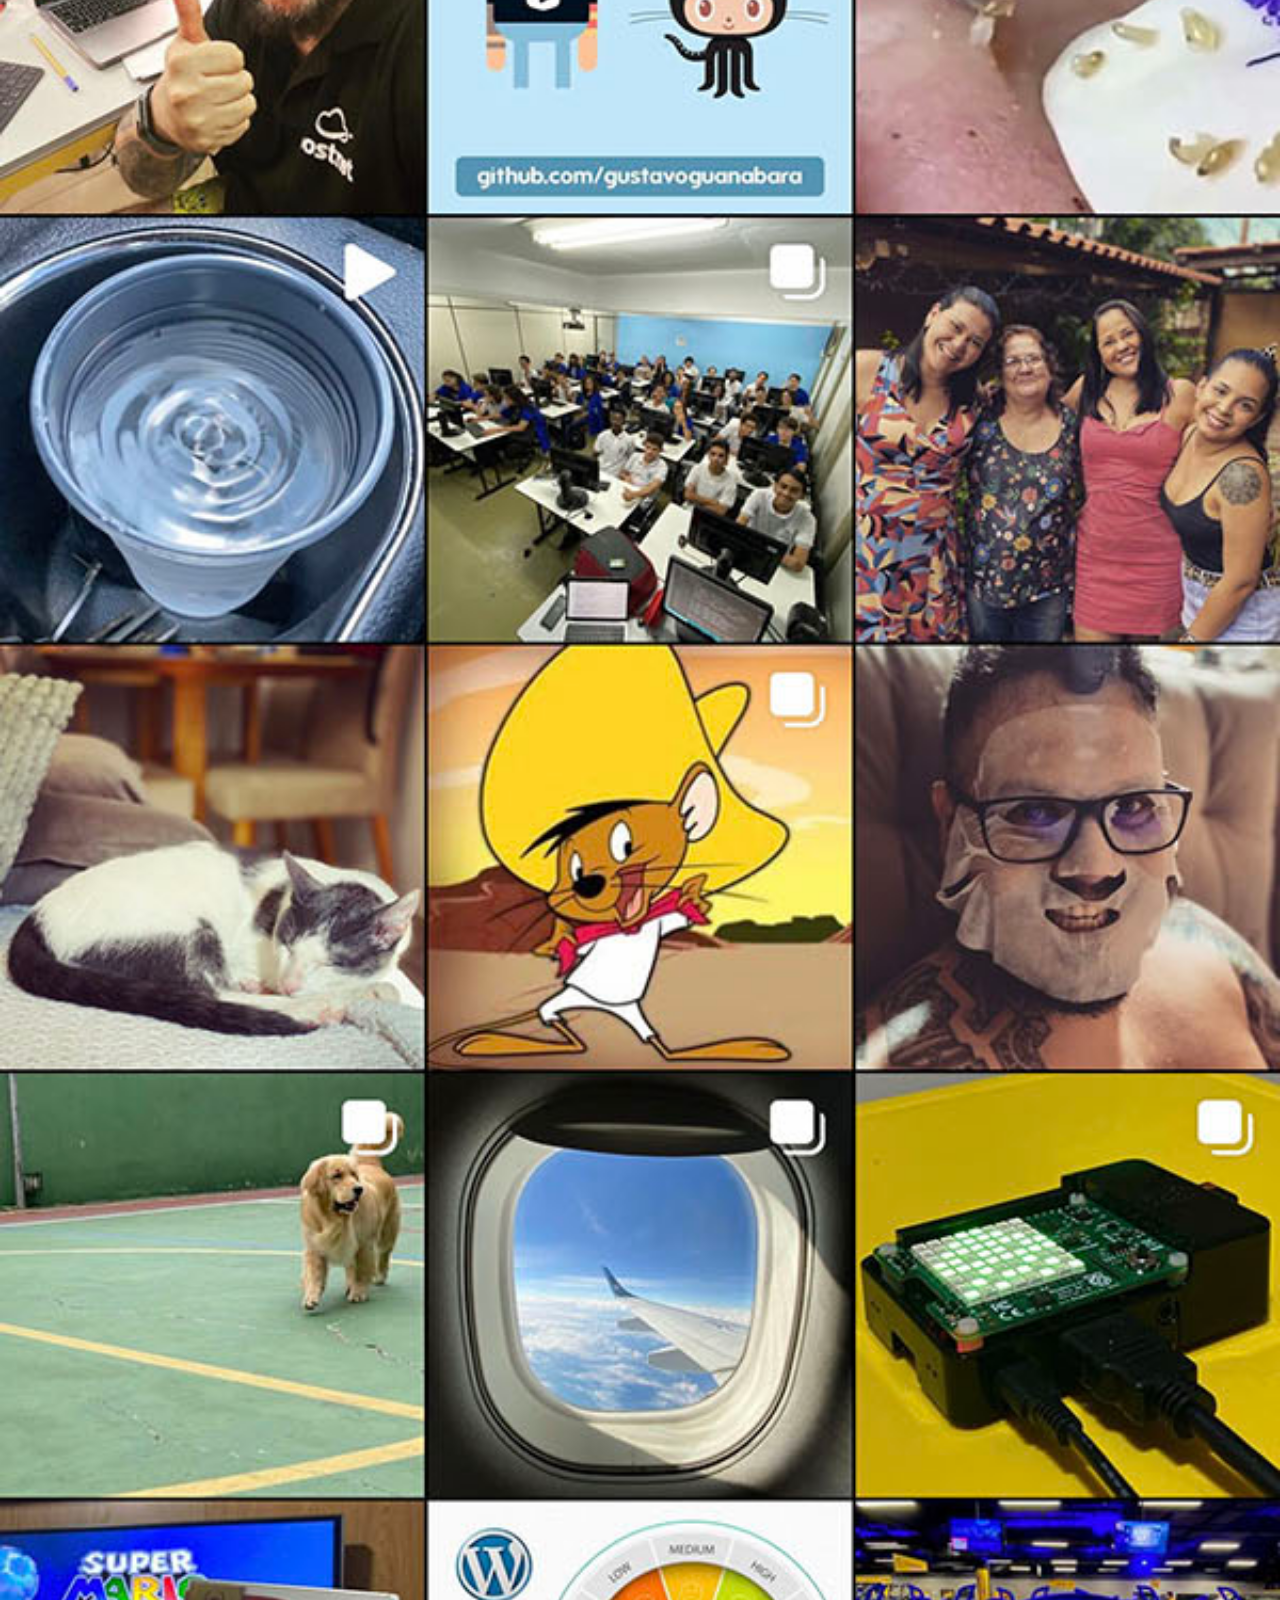
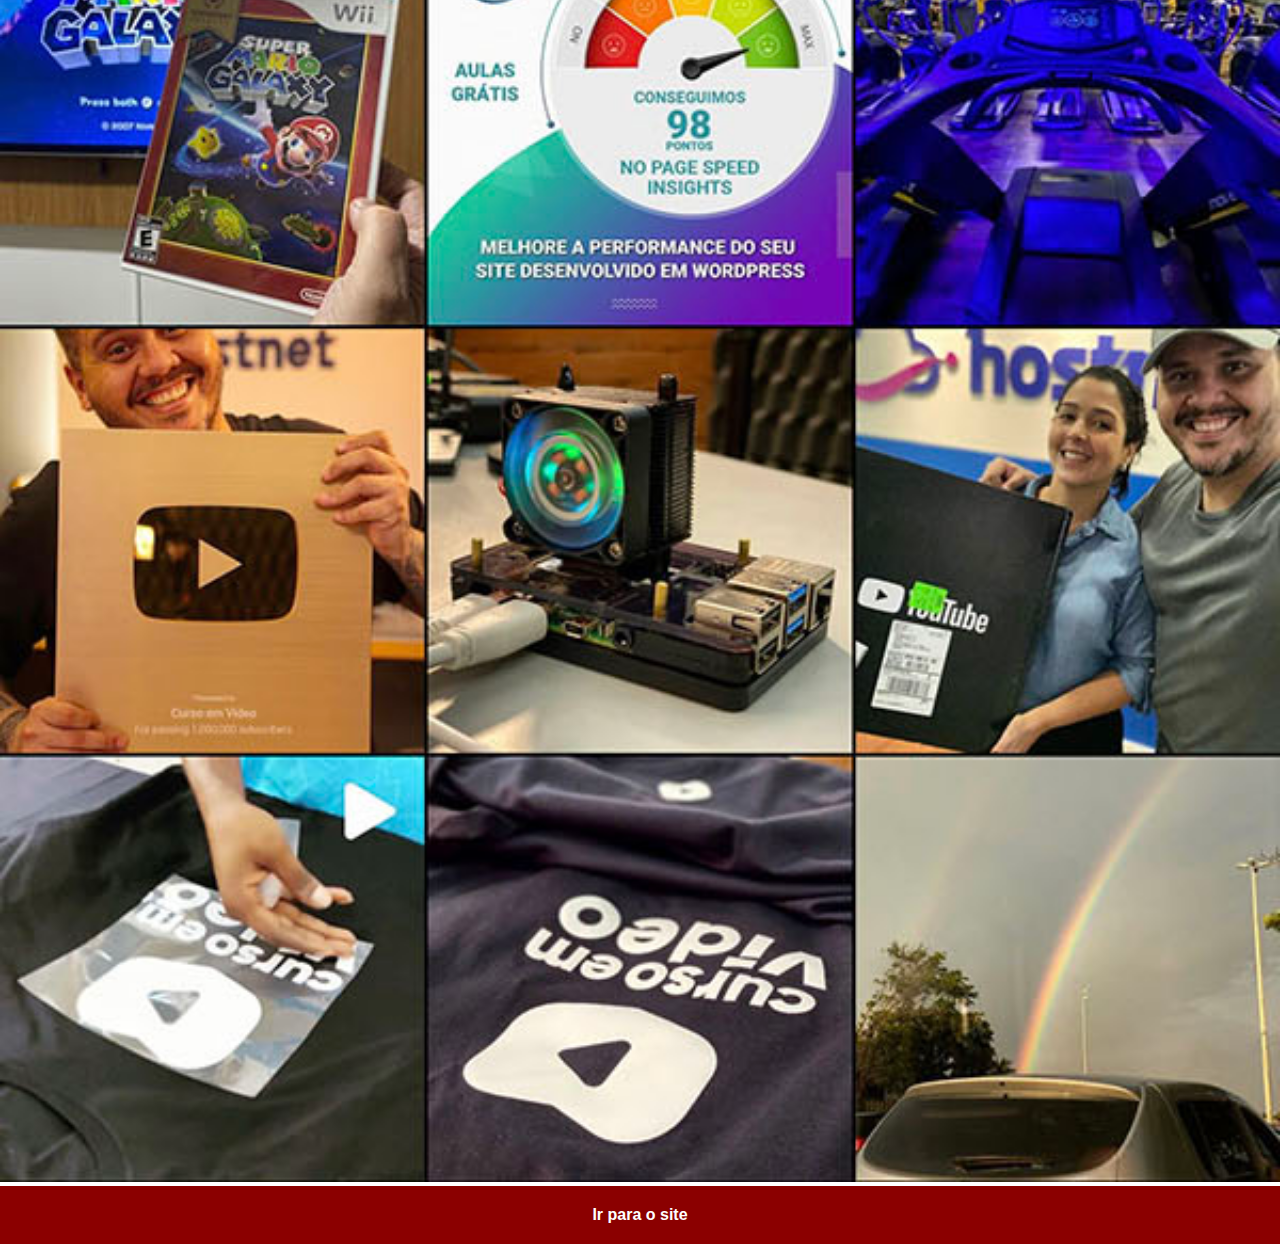
<file: docs/instagram.html>
<!DOCTYPE html>
<html lang="pt">
<head>
    <meta charset="UTF-8">
    <meta http-equiv="X-UA-Compatible" content="IE=edge">
    <meta name="viewport" content="width=device-width, initial-scale=1.0">
    <title>instagram</title>
    <link rel="stylesheet" href="social.css">
</head>
<body>
    <img src="imagens/tela-instagram.jpg" alt="instagram">
    <a href="https://www.instagram.com/yumomonters/" target="_blank">Ir para o site</a>
</body>
</html>
</file>
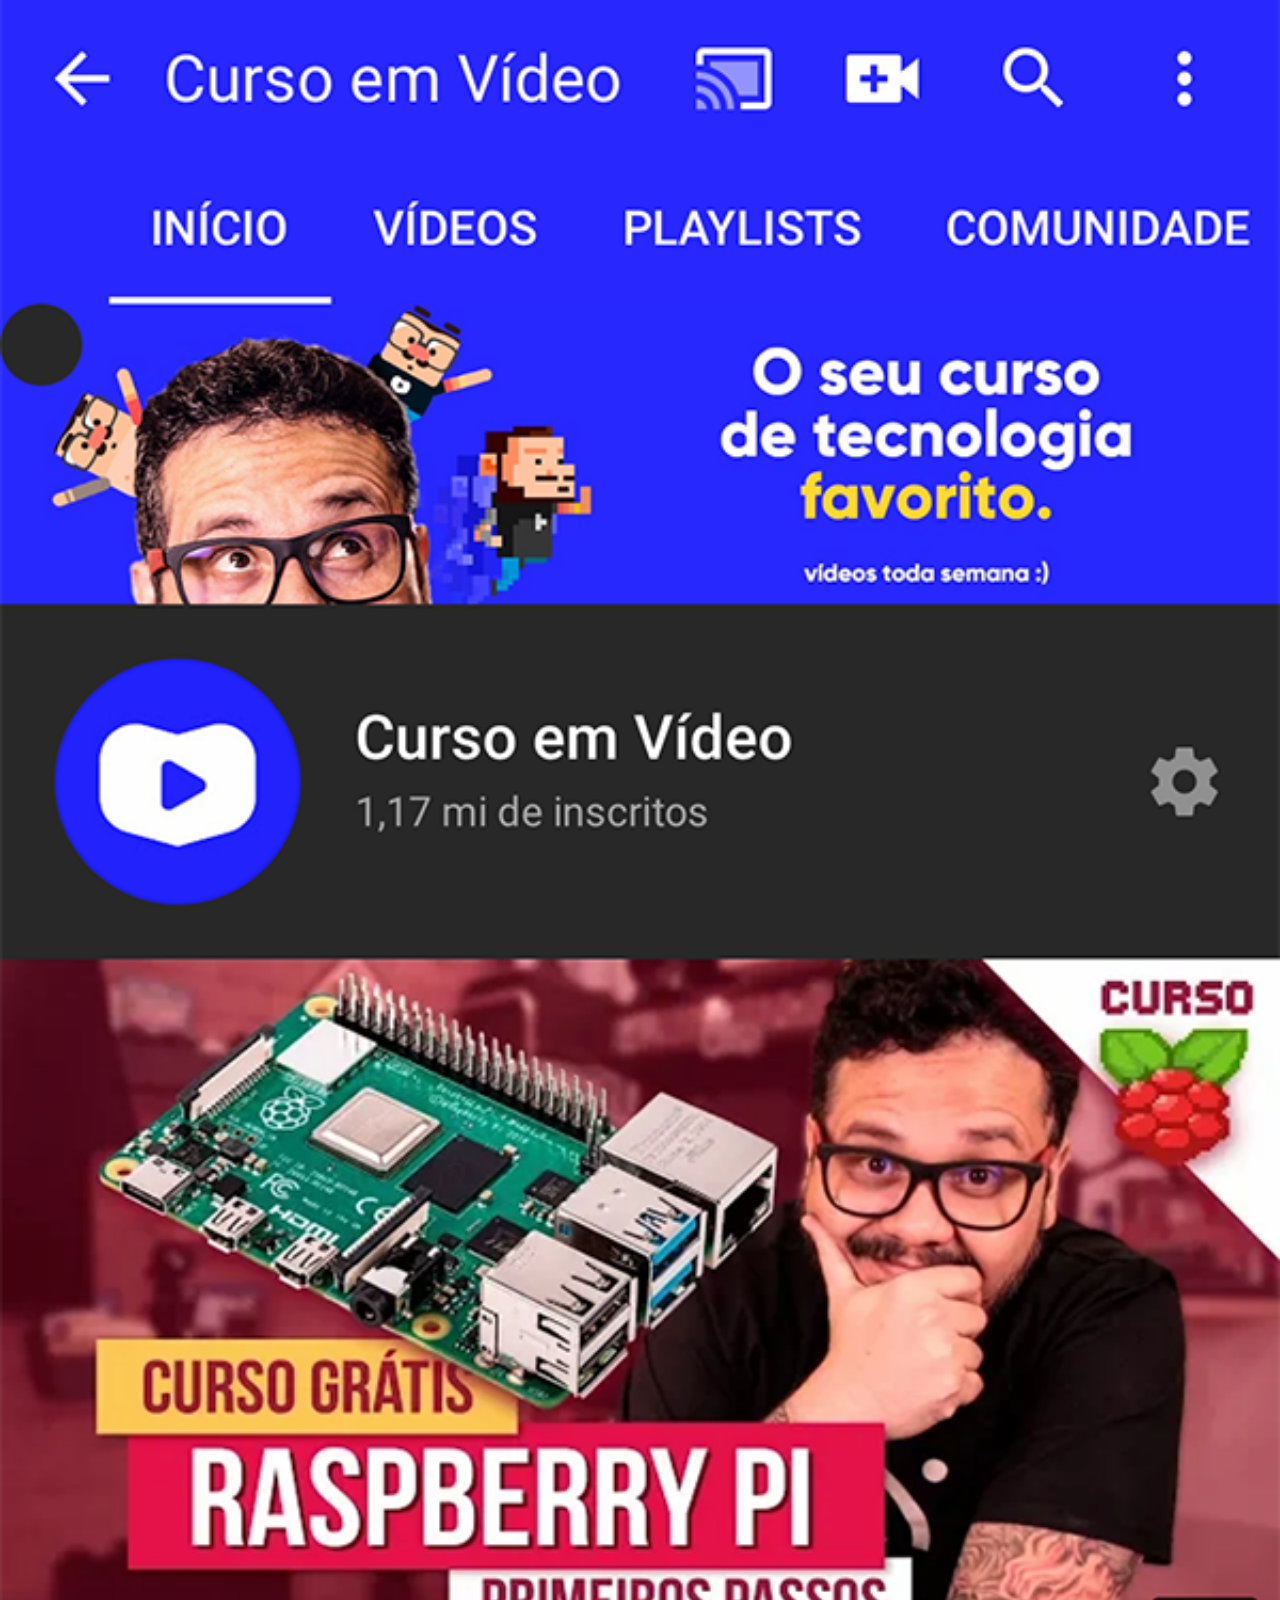
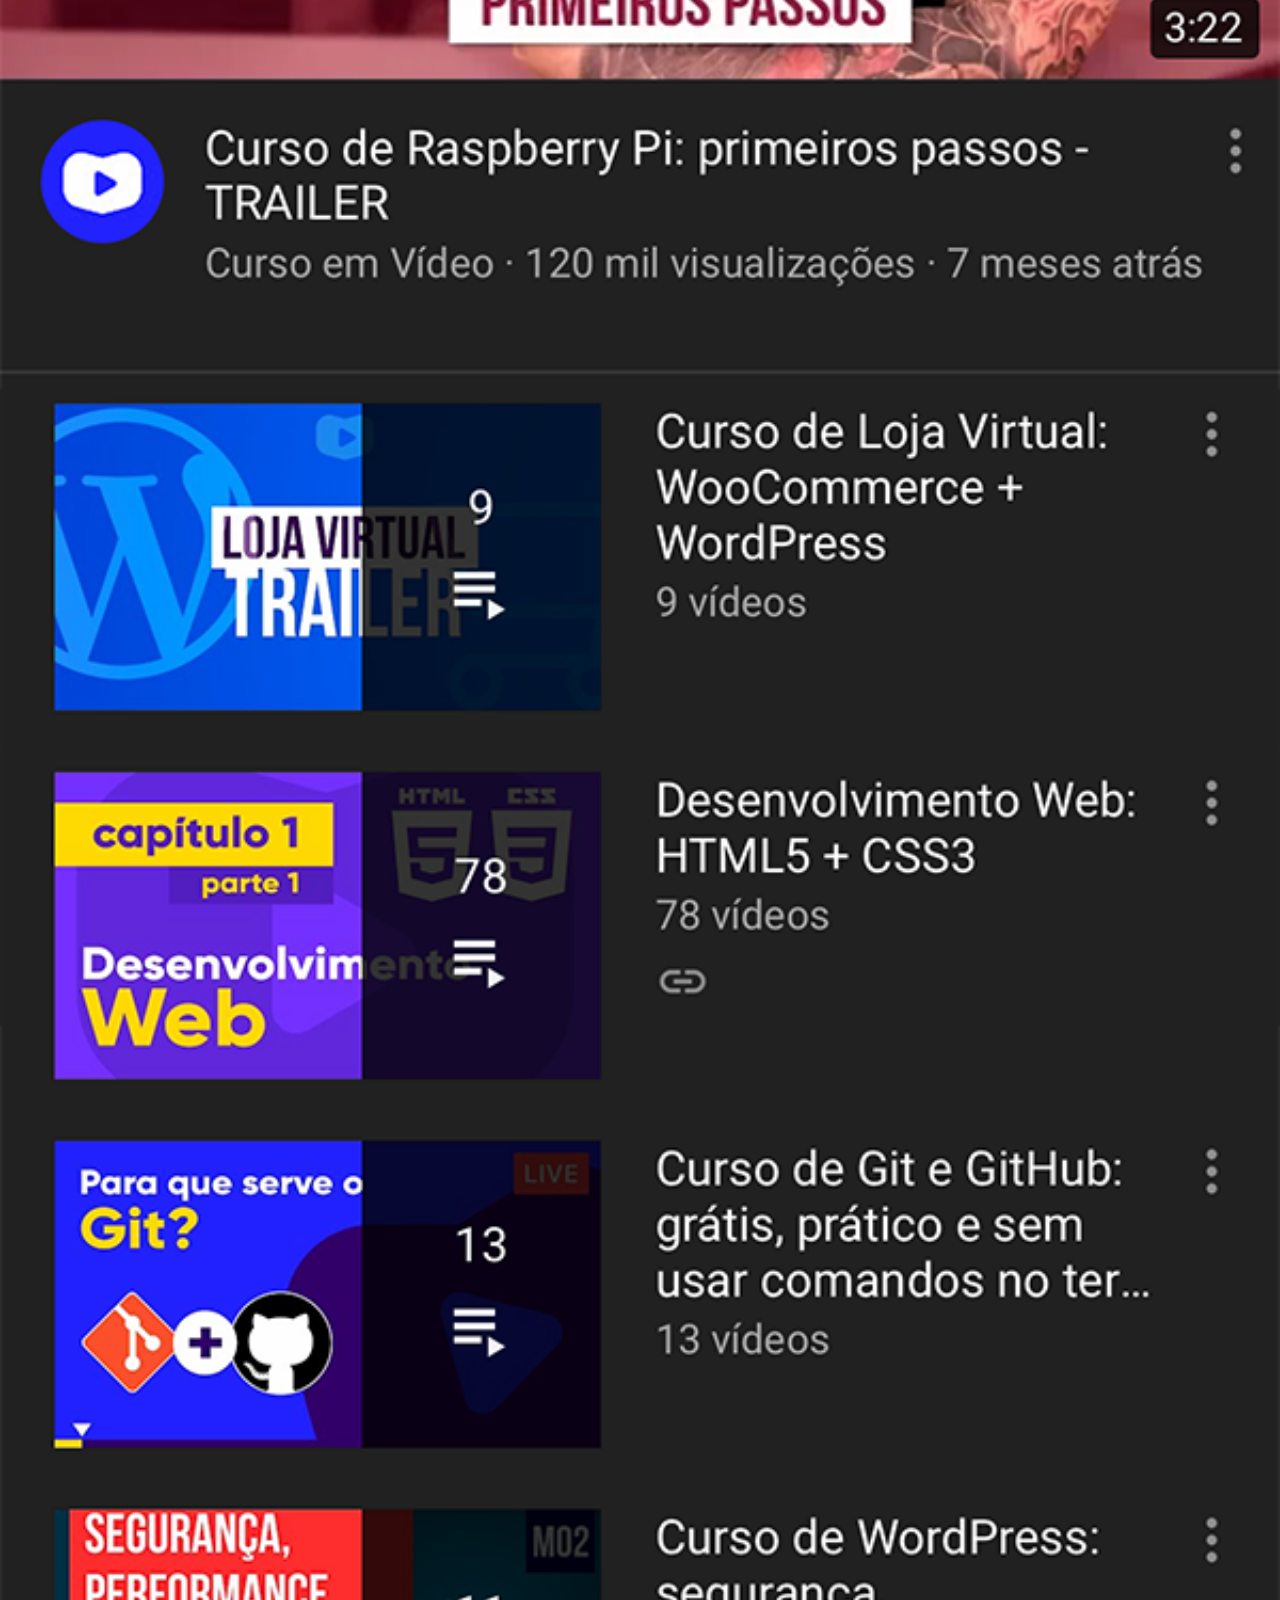
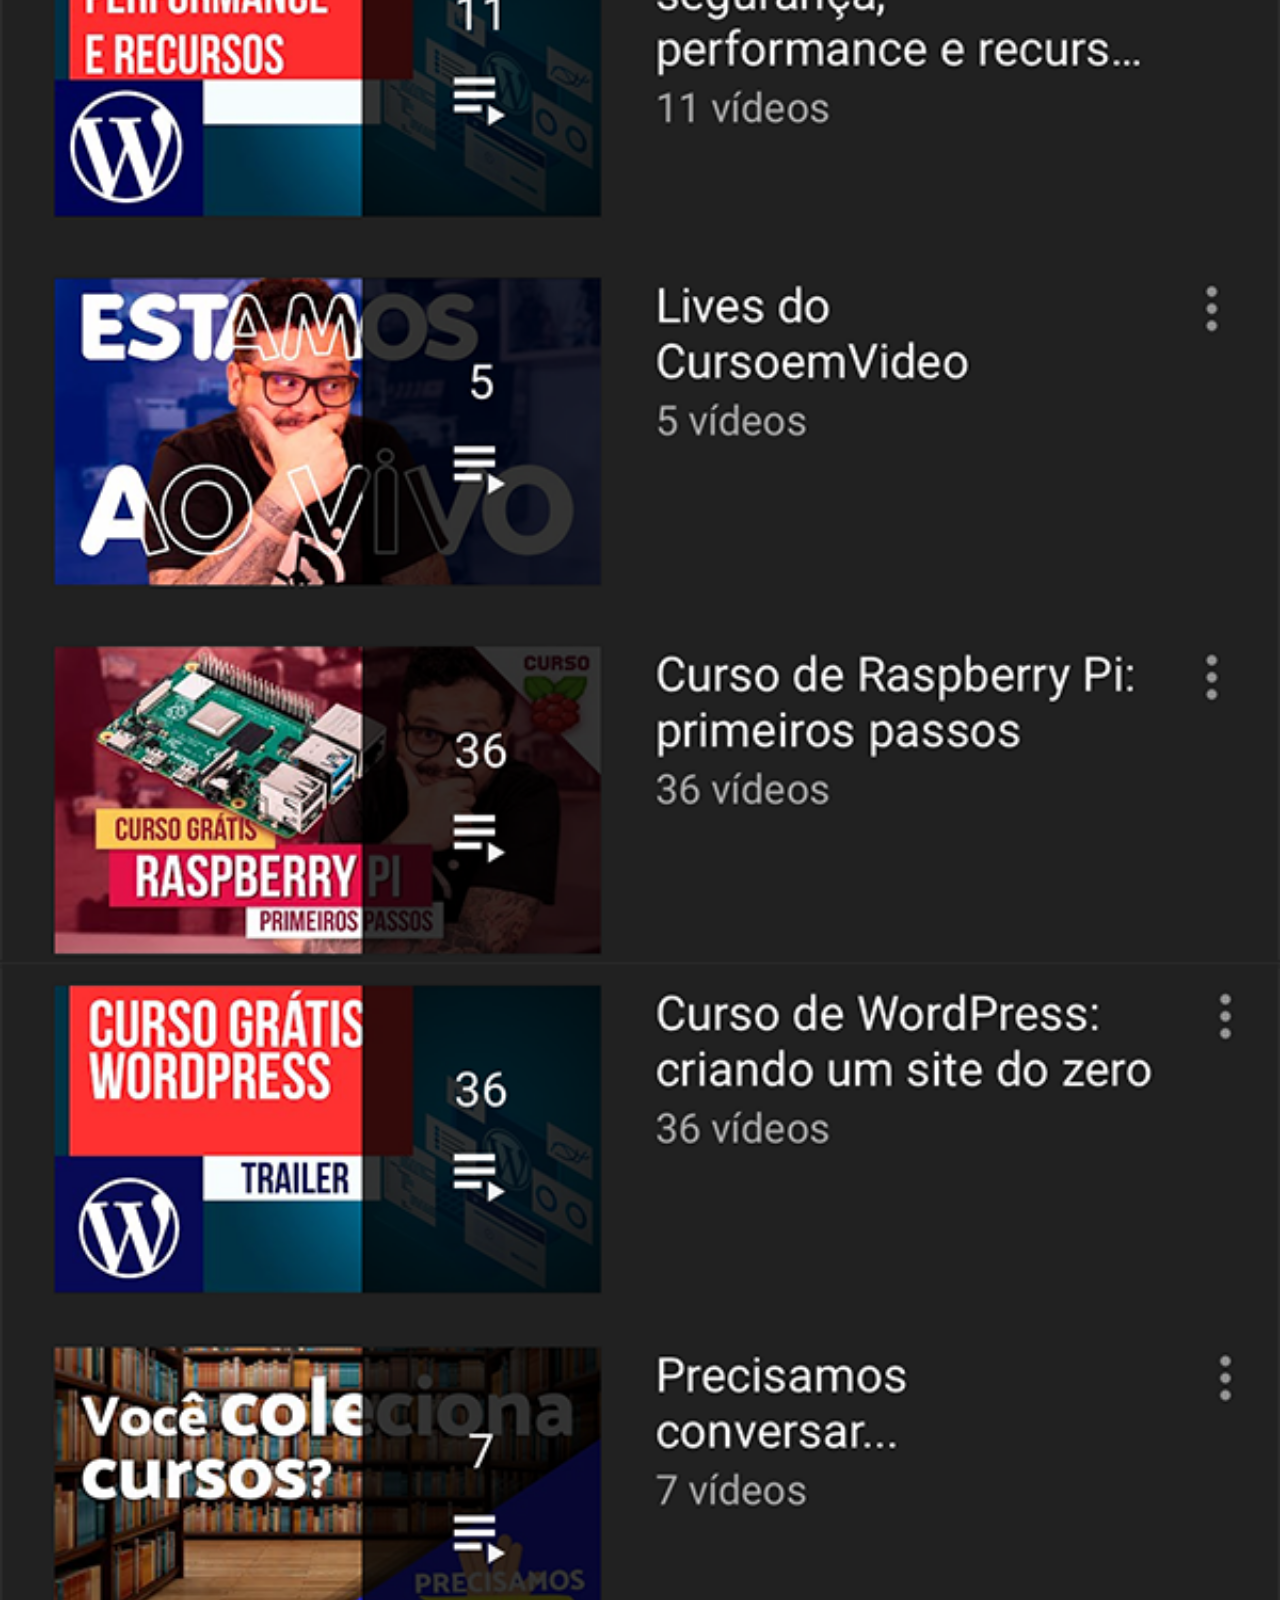
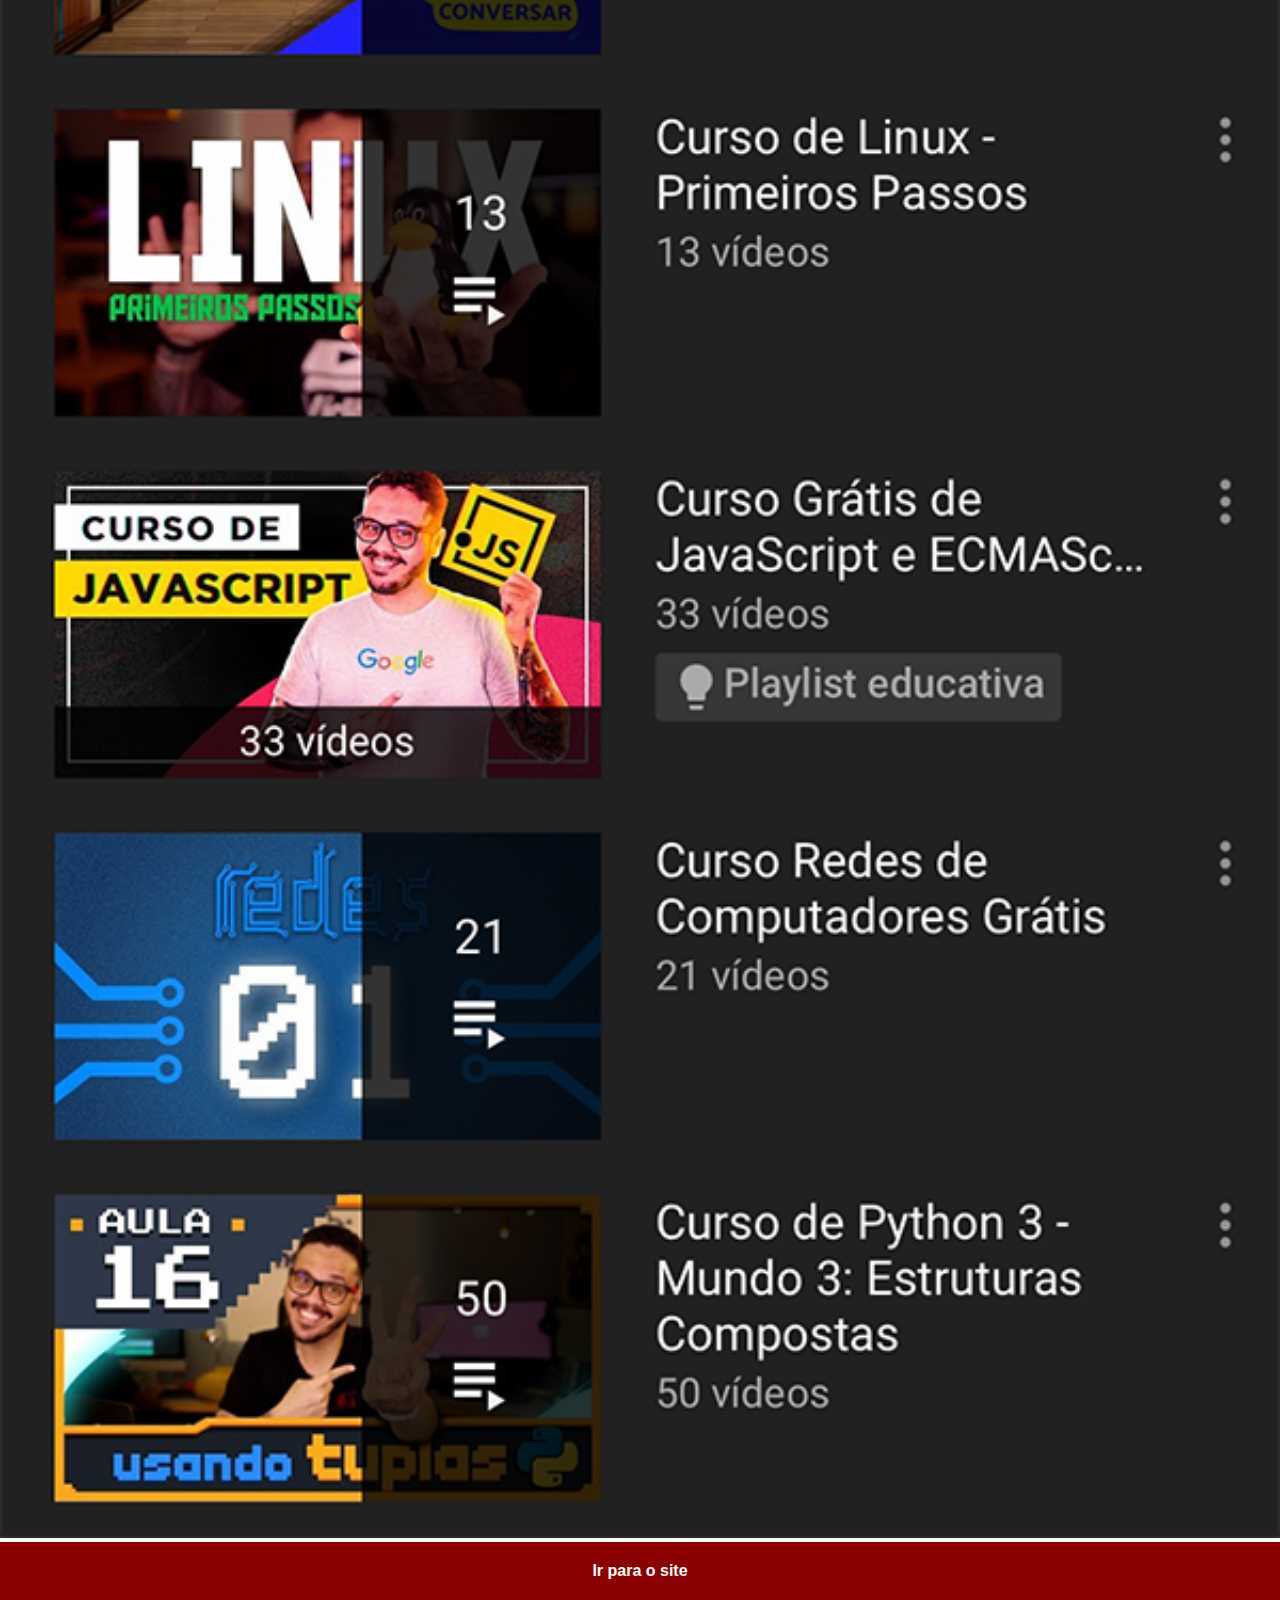
<file: docs/youtube.html>
<!DOCTYPE html>
<html lang="pt">
<head>
    <meta charset="UTF-8">
    <meta http-equiv="X-UA-Compatible" content="IE=edge">
    <meta name="viewport" content="width=device-width, initial-scale=1.0">
    <title>youtube</title>
    <link rel="stylesheet" href="social.css">
</head>
<body>
    <img src="imagens/tela-youtube.png" alt="youtube">
    <a href="https://www.youtube.com/@CursoemVideo" target="_blank">Ir para o site</a>
</body>
</html>
</file>
<file: docs/style.css>
@charset "UTF-8";

* {
    margin: 0px;
    padding: 0px;
    font-family: Arial, Helvetica, sans-serif;
}

html, body {
    height: 100vh;
    width: 100vw;
    background-color: rgb(0, 0, 0);
}

body {
    background: url(imagens/fundo-madeira.jpg) no-repeat top center;
    background-size: cover;
    background-attachment: fixed;
}

main {
    position: relative;
    height: 100vh;
    
}

section#telefone {
    position: absolute;
    top: 50%;
    left: 50%;
    transform: translate(-50%, -50%);
    height: 627px;
    width: 311px;
    background: url(imagens/frame-iphone.png) no-repeat;
}

iframe#tela {
    position: relative;
    top: 80px;
    left: 22px;
    width: 267px;
    height: 471px;

}

section#redes-sociais {
    text-align: right;
    padding: 20px;
    
   
}

section#redes-sociais img:hover {
    border: 2px solid rgba(255, 255, 255, 0.61);
    transform: translate(-1px, -1px);
    transition: transform 0.3s , border 1s;
}

section#redes-sociais img{
    width: 50px;
    margin: 10px;
    border-radius: 50%;
    box-shadow: 2px 2px 5px rgba(0, 0, 0, 0.534);
    box-sizing: border-box;
    
}
</file>
<file: docs/social.css>
@charset "UTF-8";


       * {
           margin: 0px;
           padding: 0px;
           font-family: Arial, Helvetica, sans-serif;
        }

        ::-webkit-scrollbar {
            width: 0px;
            height: 0px;
        }
        
        img {
            width: 100vw;
        }

        a {
            display: block;
            background-color: darkred;
            color: white;
            padding: 20px;
            text-align: center;
            font-weight: bold;
            text-decoration: none;
        }
        
        a:hover {
            background-color: red;
        }
</file>
